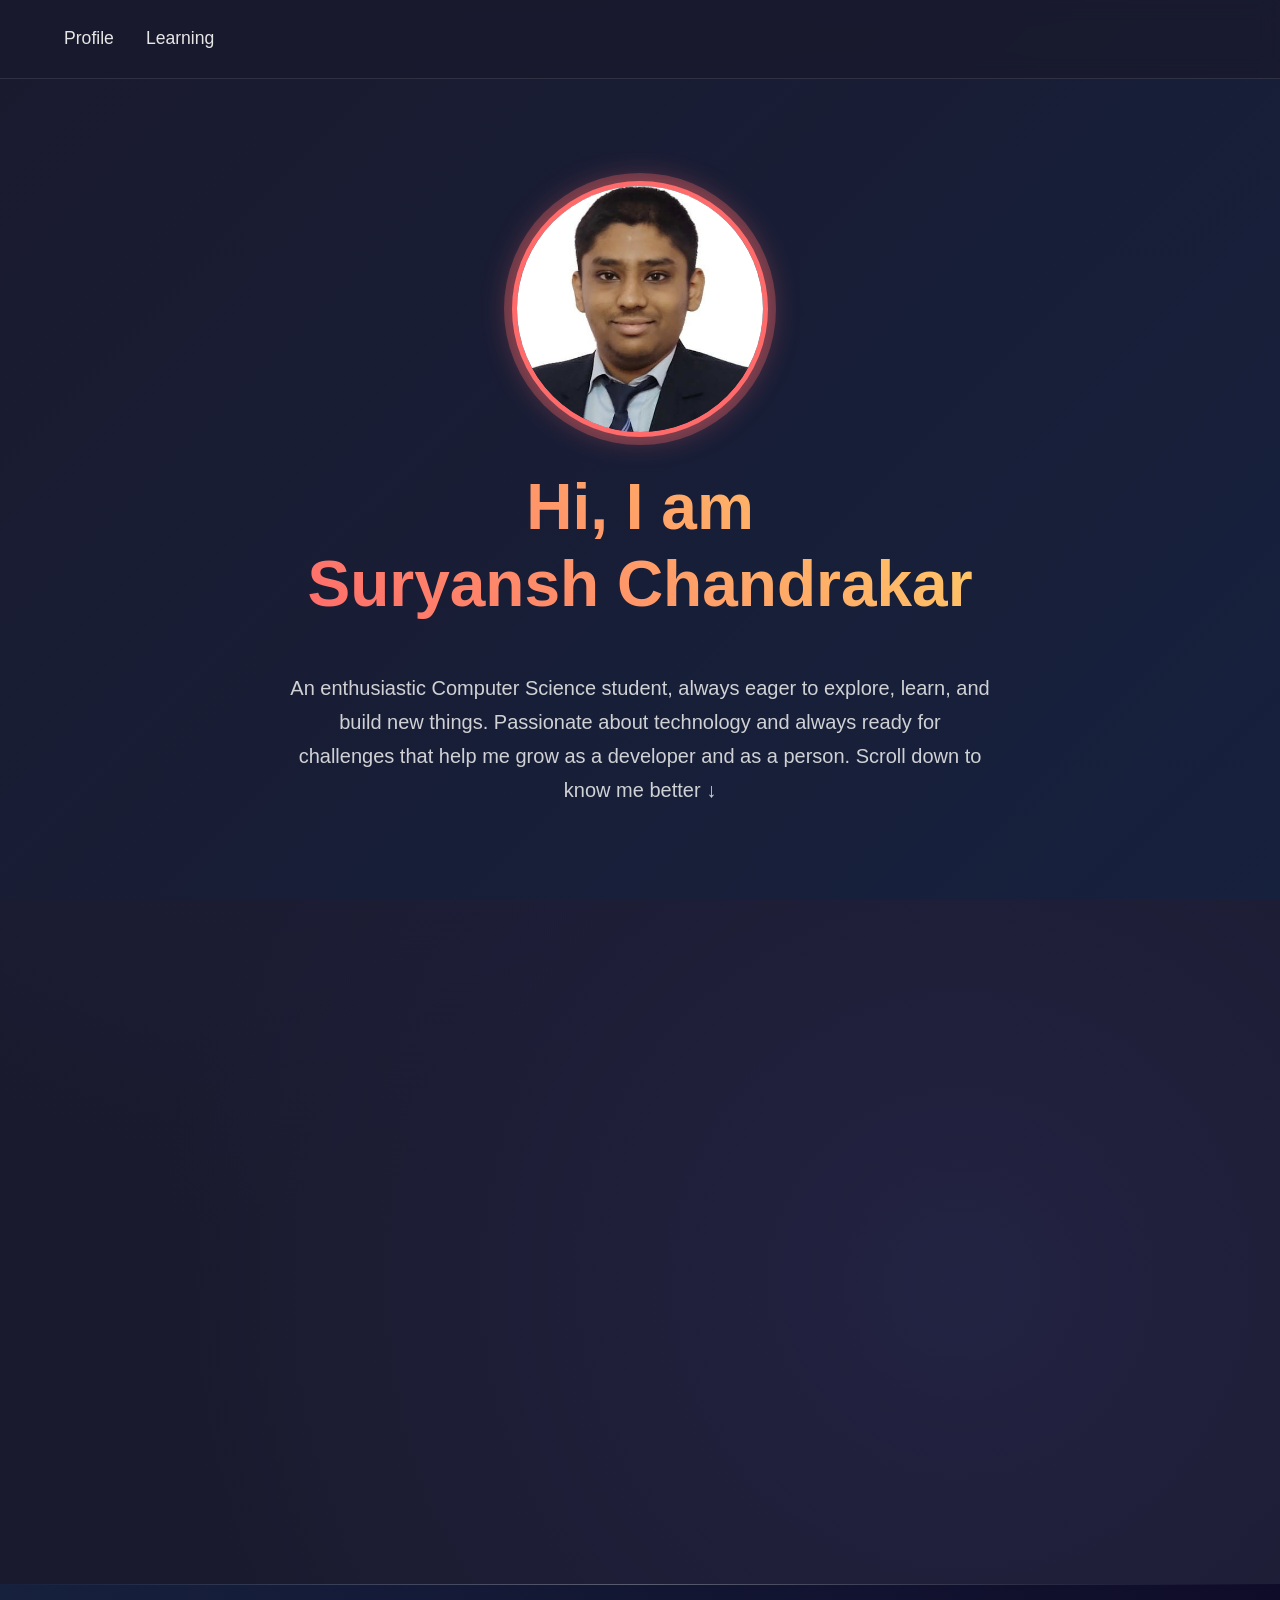
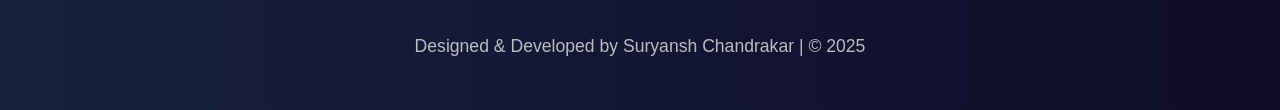
<file: index.html>
<!DOCTYPE html>
<html lang="en">

<head>
  <meta charset="UTF-8">
  <meta name="viewport" content="width=device-width, initial-scale=1.0, user-scalable=no">
  <meta name="description" content="Portfolio of Suryansh Chandrakar.">
  <meta name="author" content="Suryansh Chandrakar">
  <meta name="keywords" content="Portfolio, Web Development, Learning, Movie Reviews, Projects">
  <title>Suryansh Chandrakar | Portfolio</title>
  <link rel="stylesheet" href="style.css">
  <style>
    /* Add this to your CSS */
    .clickable-container {
      position: relative;
      cursor: pointer;
      transition: transform 0.3s ease, box-shadow 0.3s ease;
    }
    
    .clickable-container:hover {
      transform: translateY(-5px);
      box-shadow: 0 10px 20px rgba(0,0,0,0.2);
    }
    
    .clickable-container::after {
      content: '';
      position: absolute;
      top: 0;
      left: 0;
      right: 0;
      bottom: 0;
      z-index: 1;
    }
    
    .clickable-container a {
      position: relative;
      z-index: 2;
    }
  </style>
</head>

<body>
  <div class="main-content">

    <!-- Navbar -->
    <nav>
      <ul>
        <li><a href="#profile">Profile</a></li>
        <li><a href="#learning">Learning</a></li>
      </ul>
    </nav>

    <!-- Landing Page -->
    <section class="landing">
      <div class="photo-placeholder">
        <img src="Me.jpg" alt="Suryansh Chandrakar's Photo">
      </div>
      <h1>Hi, I am <br><span>Suryansh Chandrakar</span></h1>
      <p class="intro-text">An enthusiastic Computer Science student, always eager to explore, learn, and build new things. Passionate about technology and always ready for challenges that help me grow as a developer and as a person. Scroll down to know me better ↓</p>
    </section>

    <!-- Profile Section -->
    <section class="container clickable-container" id="profile" onclick="window.location.href='profile.html'">
      <h2>Want to know more about me?</h2>
      <a href="profile.html" style="text-decoration: none; color: inherit;">
        <p class="highlight">
          Explore my profile to check out my skills, projects, and the journey so far in my learning adventure. 
        </p>
        <p class ="highlight">
          [Click Me]
        </p>
      </a>
    </section>
    

    <!-- Learning Section -->
    <section class="container clickable-container" id="learning" onclick="window.location.href='LearnLog.html'">
      <h2>Learning Never Stops!</h2>
      <a href="LearnLog.html" style="text-decoration: none; color: inherit;">
        <p class="highlight">
          Every experience, every lecture, and every project has added something valuable to my learning journey. Here's a glimpse of what I've learned and how it's shaped me. 
        </p>
        <p class ="highlight">
          [Click Me]
        </p>
      </a>
    </section>

  </div>

  <script src="script.js"></script>

  <!-- Footer -->
  <footer>
    <p>Designed & Developed by Suryansh Chandrakar | © 2025</p>
  </footer>
</body>

</html>
</file>
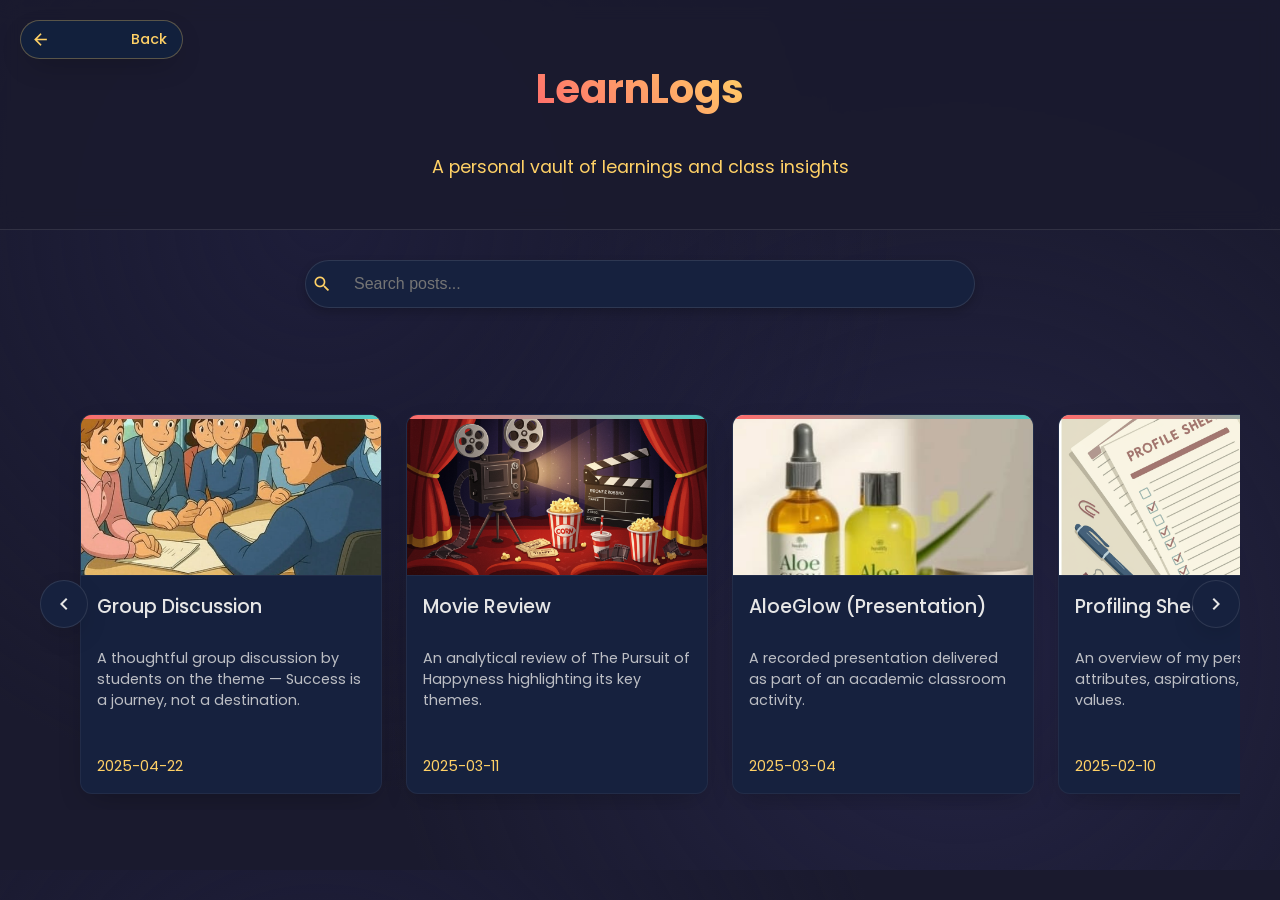
<file: LearnLog.html>
<!DOCTYPE html>
<html lang="en">
<head>
  <meta charset="UTF-8">
  <meta name="viewport" content="width=device-width, initial-scale=1.0">
  <title>LearnLog</title>
  <link href="https://fonts.googleapis.com/css2?family=Poppins:wght@300;400;600&display=swap" rel="stylesheet">
  <link href="https://fonts.googleapis.com/icon?family=Material+Icons" rel="stylesheet">
  <style>
    :root {
      --primary: #ff6b6b;
      --secondary: #4ecdc4;
      --dark: #1a1a2e;
      --darker: #16213e;
      --light: #f8f9fa;
      --accent: #ffd166;
      --text: #e6e6e6;
      --text-dark: #333;
      --transition: all 0.4s cubic-bezier(0.645, 0.045, 0.355, 1);
      --shadow: 0 10px 30px -10px rgba(0, 0, 0, 0.3);
      --border-radius: 12px;
    }

    body {
      margin: 0;
      font-family: 'Poppins', sans-serif;
      background-color: var(--dark);
      background-image: 
        radial-gradient(circle at 25% 25%, rgba(30, 30, 60, 0.8) 0%, transparent 50%),
        radial-gradient(circle at 75% 75%, rgba(40, 40, 80, 0.6) 0%, transparent 50%);
      color: var(--text);
      overflow-x: hidden;
    }

    header {
      text-align: center;
      padding: 2rem 1rem;
      background-color: rgba(26, 26, 46, 0.85);
      border-bottom: 1px solid rgba(255, 255, 255, 0.1);
      backdrop-filter: blur(10px);
    }

    header h1 {
      font-size: 2.5rem;
      font-weight: 700;
      background: linear-gradient(45deg, var(--primary), var(--accent));
      -webkit-background-clip: text;
      background-clip: text;
      color: transparent;
      display: inline-block;
    }

    header p {
      font-size: 1.1rem;
      color: var(--accent);
      margin-top: 0.5rem;
    }

    .search-container {
      margin: 30px auto;
      text-align: center;
      max-width: 720px;
      /* padding: 0 20px;*/
      position: relative;
    }

    .search-container input {
      padding: 14px 20px 14px 48px;
      width: 100%;
      max-width: 600px;
      border-radius: 30px;
      border: 1px solid rgba(255, 255, 255, 0.1);
      background-color: var(--darker);
      color: var(--text);
      font-size: 1rem;
      box-shadow: 0 4px 10px rgba(0,0,0,0.2);
      transition: var(--transition);
    }

    .search-container::before {
      content: "search";
      font-family: 'Material Icons';
      position: absolute;
      left: 32px;
      top: 50%;
      transform: translateY(-50%);
      color: var(--accent);
      font-size: 20px;
    }

    .search-container input:focus {
      outline: none;
      box-shadow: 0 0 10px var(--accent);
      border-color: var(--accent);
    }

    main {
      max-width: 1200px;
      margin: 0 auto;
      padding: 20px;
    }

    .carousel-wrapper {
      position: relative;
      width: 100%;
      margin: 40px auto;
      overflow: hidden;
    }

    .posts-carousel {
      display: flex;
      gap: 24px;
      overflow-x: auto;
      scroll-behavior: smooth;
      padding: 16px 40px;
      scrollbar-width: none;
    }

    .posts-carousel::-webkit-scrollbar {
      display: none;
    }

    .arrow {
      position: absolute;
      top: 50%;
      transform: translateY(-50%);
      background: var(--darker);
      color: var(--text);
      border: 1px solid rgba(255, 255, 255, 0.1);
      width: 48px;
      height: 48px;
      border-radius: 50%;
      cursor: pointer;
      z-index: 2;
      display: flex;
      align-items: center;
      justify-content: center;
      transition: var(--transition);
      box-shadow: var(--shadow);
    }

    .arrow:hover {
      color: var(--primary);
      transform: translateY(-50%) scale(1.1);
      box-shadow: 0 6px 20px rgba(255, 107, 107, 0.4);
    }

    .left-arrow { left: 0; }
    .right-arrow { right: 0; }

    .post-card {
      flex: 0 0 300px;
      background-color: var(--darker);
      border-radius: var(--border-radius);
      overflow: hidden;
      box-shadow: var(--shadow);
      transition: var(--transition);
      border: 1px solid rgba(255, 255, 255, 0.05);
      cursor: pointer;
      display: flex;
      flex-direction: column;
      position: relative;
    }

    .post-card:hover {
      transform: translateY(-5px);
      box-shadow: 0 6px 20px rgba(255, 107, 107, 0.4);
    }

    .post-image {
      height: 160px;
      width: 100%;
      object-fit: cover;
      border-bottom: 1px solid rgba(255, 255, 255, 0.05);
    }

    .post-content {
      padding: 16px;
      display: flex;
      flex-direction: column;
      justify-content: space-between;
      flex-grow: 1;
    }

    .post-title {
      font-size: 1.2rem;
      font-weight: 500;
      margin-bottom: 12px;
      color: var(--text);
    }

    .post-date {
      color: var(--accent);
      font-size: 0.9rem;
      margin-top: auto;
      font-weight: 400;
    }
    .article-excerpt {
            color: var(--text);
            font-size: 0.9rem;
            margin-bottom: 1rem;
            opacity: 0.8;
        }

    .post-card::after {
      content: '';
      position: absolute;
      top: 0;
      left: 0;
      right: 0;
      height: 4px;
      background: linear-gradient(90deg, var(--primary), var(--secondary));
    }

    @media (max-width: 768px) {
      .arrow {
        width: 36px;
        height: 36px;
      }

      header h1 {
        font-size: 2rem;
      }

      header p {
        font-size: 1rem;
      }
    }
     /* Back Button Styles */
     .back-button-container {
            position: fixed;
            top: 20px;
            left: 20px;
            z-index: 1000;
        }
        
        .back-button {
            display: flex;
            align-items: center;
            background: rgba(17, 34, 64, 0.8);
            color: var(--accent);
            border: 1px solid rgba(255, 209, 102, 0.3);
            padding: 8px 15px 8px 10px;
            border-radius: 50px;
            cursor: pointer;
            font-family: 'Poppins', sans-serif;
            font-weight: 500;
            font-size: 0.9rem;
            text-decoration: none;
            transition: var(--transition);
            backdrop-filter: blur(5px);
            box-shadow: var(--shadow);
        }
        
        .back-button:hover {
            background: rgba(255, 209, 102, 0.1);
            border-color: var(--accent);
            transform: translateX(-3px);
        }
        
        .back-button i {
            margin-right: 5px;
            font-size: 1.2rem;
            color: var(--accent);
        }
  </style>
</head>
<body>
          <!-- Back Button  -->
        <div class="back-button-container">
            <a href="index.html" class="back-button">
                <i class="material-icons">arrow_back_ios</i> Back
            </a>
        </div>
  <header>
    <h1>LearnLogs</h1>
    <p>A personal vault of learnings and class insights</p>
  </header>

  <div class="search-container">
    <input type="text" id="searchInput" placeholder="Search posts...">
  </div>

  <main>
    <div class="carousel-wrapper">
      <button class="arrow left-arrow" id="leftArrow" aria-label="Scroll left">
        <span class="material-icons">chevron_left</span>
      </button>
      <div class="posts-carousel" id="postsCarousel"></div>
      <button class="arrow right-arrow" id="rightArrow" aria-label="Scroll right">
        <span class="material-icons">chevron_right</span>
      </button>
    </div>
  </main>

  <script>
    const carousel = document.getElementById('postsCarousel');
    const searchInput = document.getElementById('searchInput');
    const leftArrow = document.getElementById('leftArrow');
    const rightArrow = document.getElementById('rightArrow');

    fetch('posts.json')
      .then(res => res.json())
      .then(posts => {
        posts.sort((a, b) => new Date(b.date) - new Date(a.date));
        displayPosts(posts);

        searchInput.addEventListener("input", () => {
          const filter = searchInput.value.toLowerCase();
          const filtered = posts.filter(post => post.name.toLowerCase().includes(filter));
          displayPosts(filtered);
        });
      });


    function displayPosts(postList) {
  carousel.innerHTML = '';
  postList.forEach(post => {
    const card = document.createElement('div');
    card.className = 'post-card';
    card.onclick = () => {
      window.location.href = `post/${post.date.split('-').join('-')}.html`;
    };

    const img = document.createElement('img');
    img.src = post.thumbnail ? `thumbnails/${post.thumbnail}` : 'default-thumb.jpg';
    img.alt = post.name;
    img.className = 'post-image';

    const content = document.createElement('div');
    content.className = 'post-content';

    const title = document.createElement('div');
    title.className = 'post-title';
    title.textContent = post.name;

    const excerpt = document.createElement('p');
    excerpt.className = 'article-excerpt';
    excerpt.textContent = post.excerpt || '';


    const date = document.createElement('div');
    date.className = 'post-date';
    date.textContent = post.date;

    content.appendChild(title);
    content.appendChild(excerpt);
    content.appendChild(date);
    card.appendChild(img);
    card.appendChild(content);
    carousel.appendChild(card);
  });
}

    rightArrow.addEventListener("click", () => {
      carousel.scrollBy({ left: 350, behavior: 'smooth' });
    });

    leftArrow.addEventListener("click", () => {
      carousel.scrollBy({ left: -350, behavior: 'smooth' });
    });
  </script>
</body>
</html>
</file>
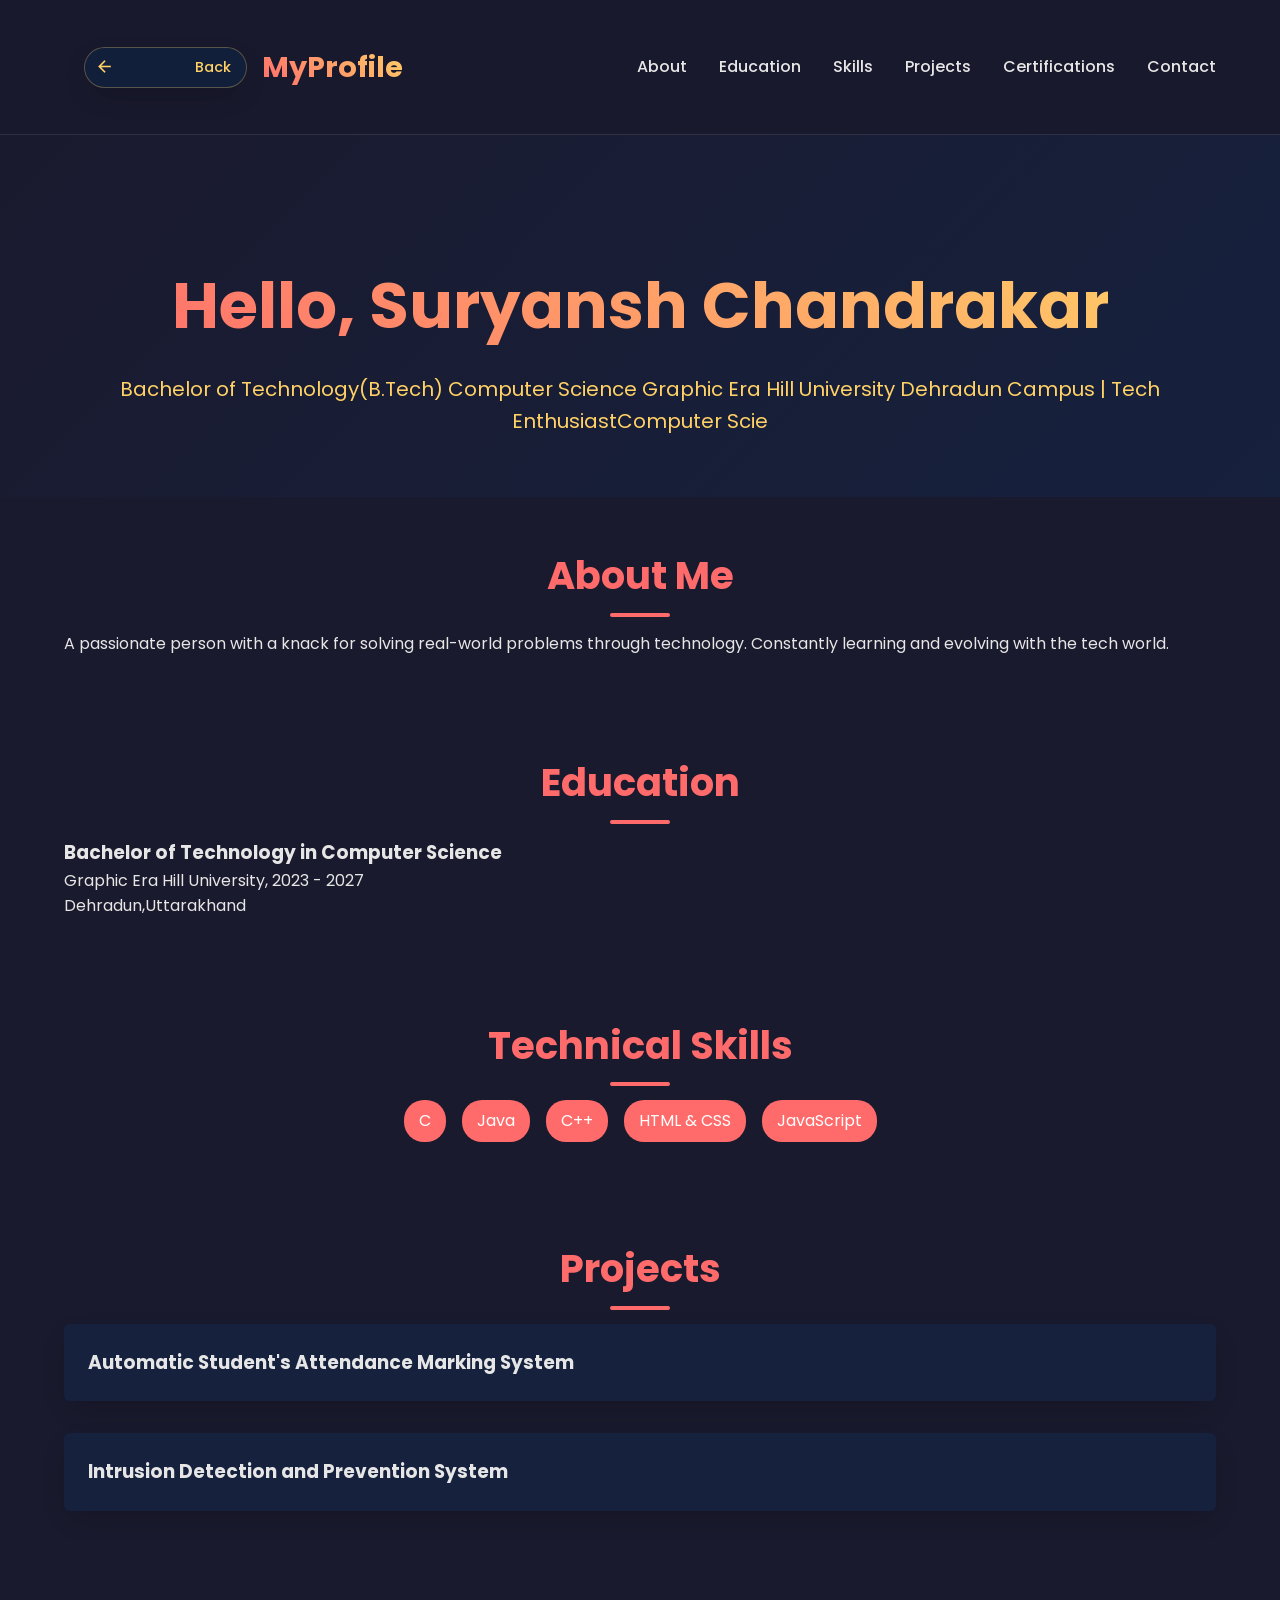
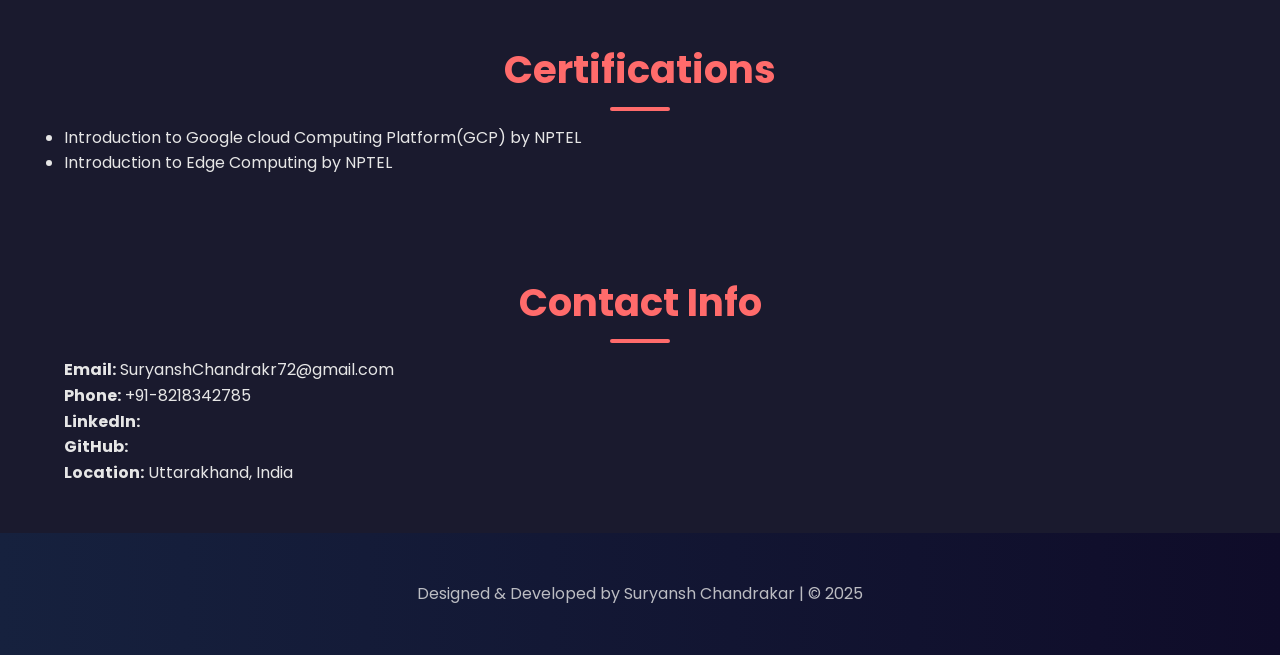
<file: profile.html>
<!DOCTYPE html>
<html lang="en">
<head>
  <meta charset="UTF-8" />
  <meta name="viewport" content="width=device-width, initial-scale=1.0"/>
  <title>Technical Profile</title>
  <link href="https://fonts.googleapis.com/css2?family=Poppins:wght@300;400;600&display=swap" rel="stylesheet">
  <link href="https://fonts.googleapis.com/icon?family=Material+Icons" rel="stylesheet">
  <link rel="stylesheet" href="profile.css" />
  <style>
    /* Add this CSS for the back button */
    .nav-header {
      display: flex;
      align-items: center;
      gap: 15px;
      padding: 20px;
    }
    
    .back-button-container {
      display: flex;
      align-items: center;
    }
    .back-button {
      display: flex;
      align-items: center;
      background: rgba(17, 34, 64, 0.8);
      color: #ffd166;
      border: 1px solid rgba(255, 209, 102, 0.3);
      padding: 8px 15px 8px 10px;
      border-radius: 50px;
      cursor: pointer;
      font-family: 'Poppins', sans-serif;
      font-weight: 500;
      font-size: 0.9rem;
      text-decoration: none;
      transition: all 0.4s cubic-bezier(0.645, 0.045, 0.355, 1);
      backdrop-filter: blur(5px);
      box-shadow: 0 10px 30px -10px rgba(0, 0, 0, 0.3);
    }
    
    .back-button:hover {
      background: rgba(255, 209, 102, 0.1);
      border-color: #ffd166;
      transform: translateX(-3px);
    }
    
    .back-button i {
      margin-right: 5px;
      font-size: 1.2rem;
      color: #ffd166;
    }
  </style>
</head>
<body>

  <!-- Modified navigation header with back button -->
  <nav>
    <div class="nav-header">
      <div class="back-button-container">
        <a href="index.html" class="back-button">
          <i class="material-icons">arrow_back_ios</i> Back
        </a>
      </div>
      <div class="logo">MyProfile</div>
    </div>
    
    <ul>
      <li><a href="#about">About</a></li>
      <li><a href="#education">Education</a></li>
      <li><a href="#skills">Skills</a></li>
      <!-- <li><a href="#experience">Experience</a></li> -->
      <li><a href="#projects">Projects</a></li>
      <li><a href="#certifications">Certifications</a></li>
      <!-- <li><a href="#achievements">Achievements</a></li> -->
      <li><a href="#contact">Contact</a></li>
    </ul>
  </nav>

  <header class="hero">
    <h1>Hello, Suryansh Chandrakar</h1>
    <p>Bachelor of Technology(B.Tech) Computer Science Graphic Era Hill University Dehradun Campus | Tech Enthusiast</p>
  </header>

  <section id="about">
    <h2>About Me</h2>
    <p>A passionate person with a knack for solving real-world problems through technology. Constantly learning and evolving with the tech world.</p>
  </section>

  <section id="education">
    <h2>Education</h2>
    <div class="education-entry">
      <h3>Bachelor of Technology in Computer Science</h3>
      <p>Graphic Era Hill University, 2023 - 2027</p>
      <p>Dehradun,Uttarakhand</p>
    </div>
  </section>

  <section id="skills">
    <h2>Technical Skills</h2>
    <div class="skills-list">
      <span>C</span>
      <span>Java</span>
      <span>C++</span>
      <span>HTML & CSS</span>
      <span>JavaScript</span>
    </div>
  </section>

  <!-- <section id="experience">
    <h2>Work Experience</h2>
    <div class="job-entry">
      <h3></h3>
      <p></p>
      <ul>
        <li></li>
        <li></li>
      </ul>
    </div>
  </section> -->

  <section id="projects">
    <h2>Projects</h2>
    <div class="project">
      <h3>Automatic Student's Attendance Marking System</h3>
      <p></p>
    </div>
    <div class="project">
      <h3>Intrusion Detection and Prevention System</h3>
      <p></p>
    </div>
  </section>

  <section id="certifications">
    <h2>Certifications</h2>
    <ul>
      <li>Introduction to Google cloud Computing Platform(GCP) by NPTEL</li>
      <li>Introduction to Edge Computing by NPTEL</li>
    </ul>
  </section>

  <!-- <section id="achievements">
    <h2>Achievements</h2>
    <ul>
      <li>200+ DSA problems solved on LeetCode</li>
      <li></li>
      <li></li>
    </ul>
  </section> -->

  <section id="contact">
    <h2>Contact Info</h2>
    <p><strong>Email:</strong> SuryanshChandrakr72@gmail.com</p>
    <p><strong>Phone:</strong> +91-8218342785</p>
    <p><strong>LinkedIn:</strong> </p>
    <p><strong>GitHub:</strong> </p>
    <p><strong>Location:</strong> Uttarakhand, India</p>
  </section>

  <footer>
    <p>Designed & Developed by Suryansh Chandrakar | © 2025</p>
  </footer>

  <script src="profile.js"></script>
</body>
</html>
</file>
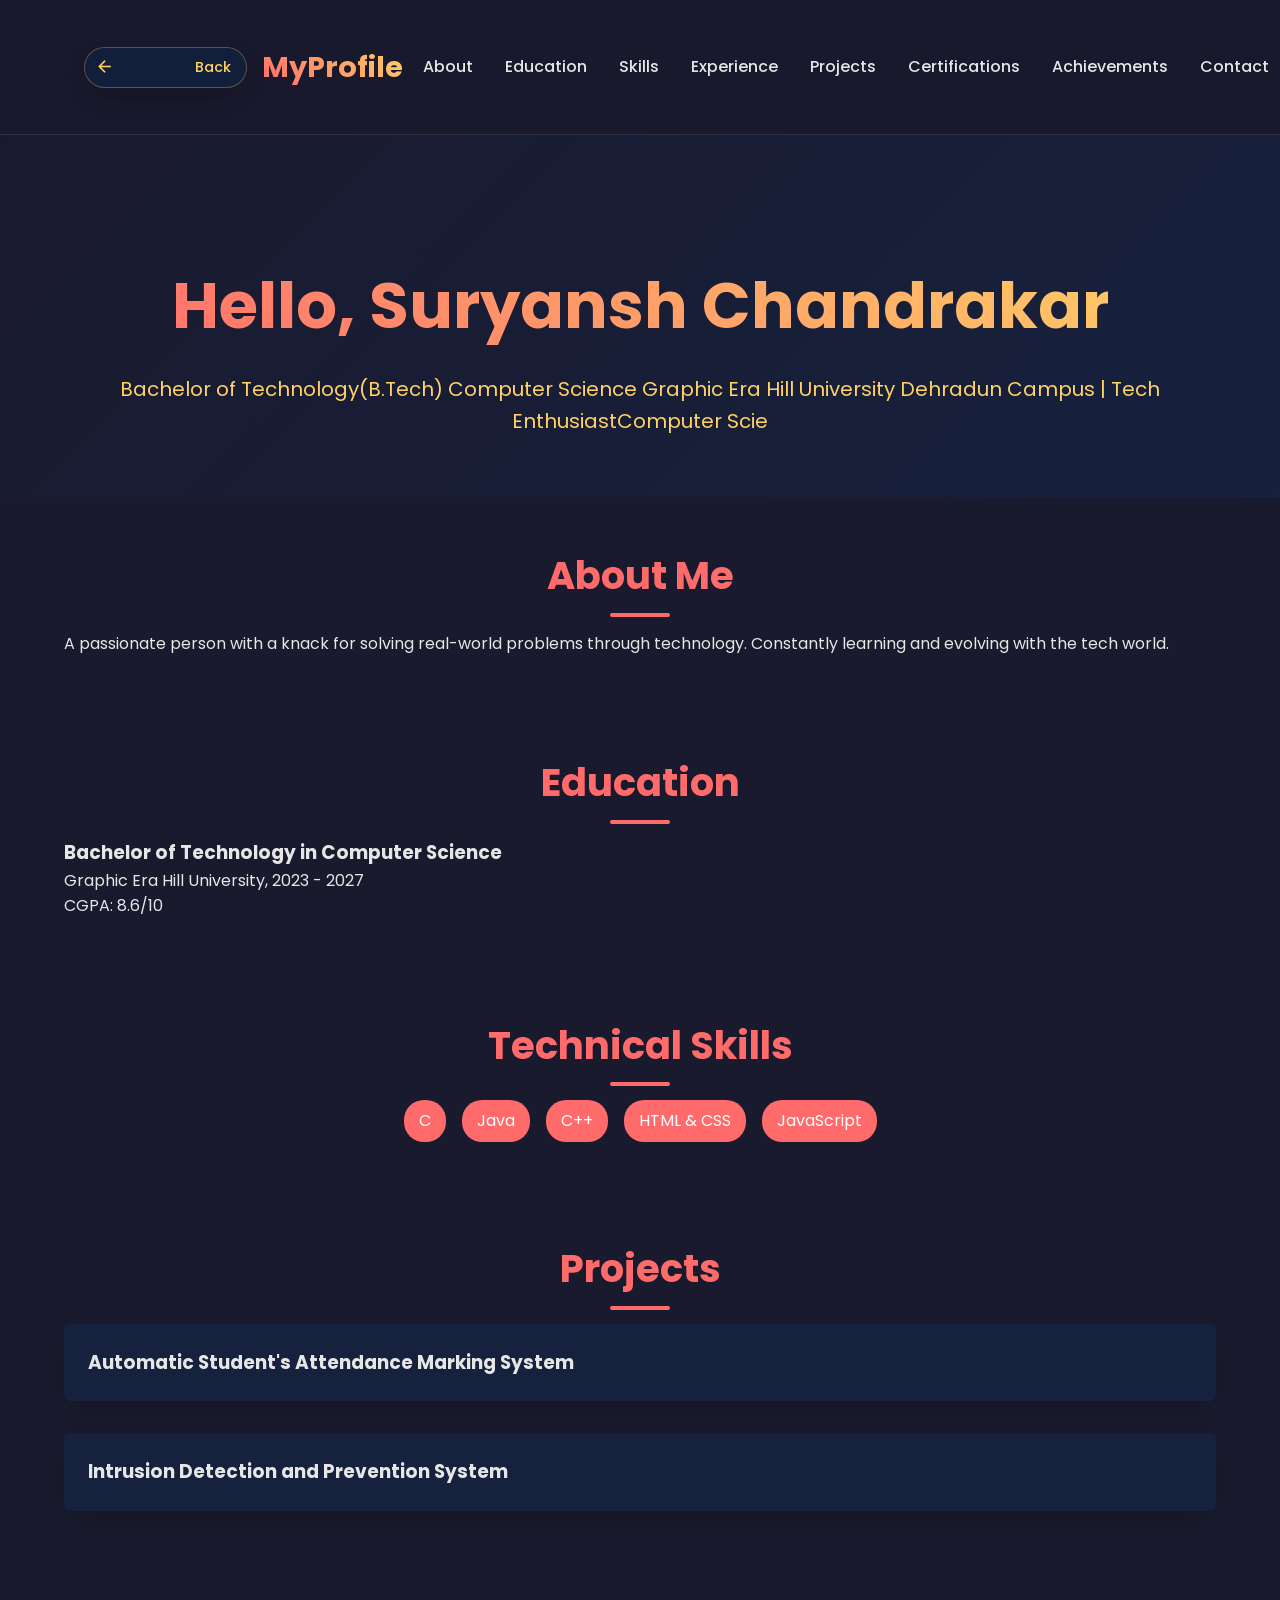
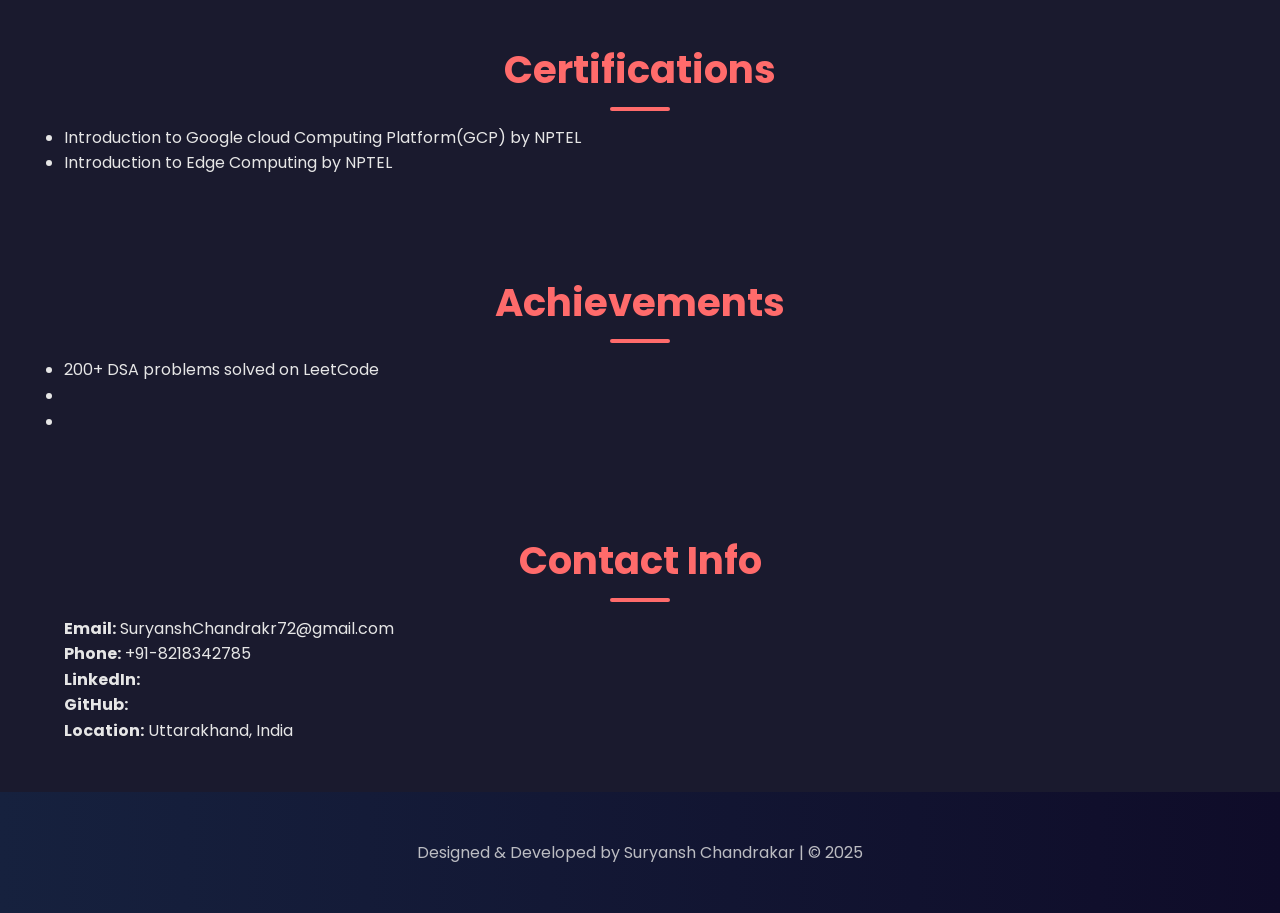
<file: x.html>
<!DOCTYPE html>
<html lang="en">
<head>
  <meta charset="UTF-8" />
  <meta name="viewport" content="width=device-width, initial-scale=1.0"/>
  <title>Technical Profile</title>
  <link href="https://fonts.googleapis.com/css2?family=Poppins:wght@300;400;600&display=swap" rel="stylesheet">
  <link href="https://fonts.googleapis.com/icon?family=Material+Icons" rel="stylesheet">
  <link rel="stylesheet" href="profile.css" />
  <style>
    /* Add this CSS for the back button */
    .nav-header {
      display: flex;
      align-items: center;
      gap: 15px;
      padding: 20px;
    }
    
    .back-button-container {
      display: flex;
      align-items: center;
    }
    
    .back-button {
      display: flex;
      align-items: center;
      background: rgba(17, 34, 64, 0.8);
      color: #ffd166;
      border: 1px solid rgba(255, 209, 102, 0.3);
      padding: 8px 15px 8px 10px;
      border-radius: 50px;
      cursor: pointer;
      font-family: 'Poppins', sans-serif;
      font-weight: 500;
      font-size: 0.9rem;
      text-decoration: none;
      transition: all 0.4s cubic-bezier(0.645, 0.045, 0.355, 1);
      backdrop-filter: blur(5px);
      box-shadow: 0 10px 30px -10px rgba(0, 0, 0, 0.3);
    }
    
    .back-button:hover {
      background: rgba(255, 209, 102, 0.1);
      border-color: #ffd166;
      transform: translateX(-3px);
    }
    
    .back-button i {
      margin-right: 5px;
      font-size: 1.2rem;
      color: #ffd166;
    }
  </style>
</head>
<body>

  <!-- Modified navigation header with back button -->
  <nav>
    <div class="nav-header">
      <div class="back-button-container">
        <a href="index.html" class="back-button">
          <i class="material-icons">arrow_back_ios</i> Back
        </a>
      </div>
      <div class="logo">MyProfile</div>
    </div>
    
    <ul>
      <li><a href="#about">About</a></li>
      <li><a href="#education">Education</a></li>
      <li><a href="#skills">Skills</a></li>
      <li><a href="#experience">Experience</a></li>
      <li><a href="#projects">Projects</a></li>
      <li><a href="#certifications">Certifications</a></li>
      <li><a href="#achievements">Achievements</a></li>
      <li><a href="#contact">Contact</a></li>
    </ul>
  </nav>

  <header class="hero">
    <h1>Hello, Suryansh Chandrakar</h1>
    <p>Bachelor of Technology(B.Tech) Computer Science Graphic Era Hill University Dehradun Campus | Tech Enthusiast</p>
  </header>

  <section id="about">
    <h2>About Me</h2>
    <p>A passionate person with a knack for solving real-world problems through technology. Constantly learning and evolving with the tech world.</p>
  </section>

  <section id="education">
    <h2>Education</h2>
    <div class="education-entry">
      <h3>Bachelor of Technology in Computer Science</h3>
      <p>Graphic Era Hill University, 2023 - 2027</p>
      <p>CGPA: 8.6/10</p>
    </div>
  </section>

  <section id="skills">
    <h2>Technical Skills</h2>
    <div class="skills-list">
      <span>C</span>
      <span>Java</span>
      <span>C++</span>
      <span>HTML & CSS</span>
      <span>JavaScript</span>
    </div>
  </section>

  <!-- <section id="experience">
    <h2>Work Experience</h2>
    <div class="job-entry">
      <h3></h3>
      <p></p>
      <ul>
        <li></li>
        <li></li>
      </ul>
    </div>
  </section> -->

  <section id="projects">
    <h2>Projects</h2>
    <div class="project">
      <h3>Automatic Student's Attendance Marking System</h3>
      <p></p>
    </div>
    <div class="project">
      <h3>Intrusion Detection and Prevention System</h3>
      <p></p>
    </div>
  </section>

  <section id="certifications">
    <h2>Certifications</h2>
    <ul>
      <li>Introduction to Google cloud Computing Platform(GCP) by NPTEL</li>
      <li>Introduction to Edge Computing by NPTEL</li>
    </ul>
  </section>

  <section id="achievements">
    <h2>Achievements</h2>
    <ul>
      <li>200+ DSA problems solved on LeetCode</li>
      <li></li>
      <li></li>
    </ul>
  </section>

  <section id="contact">
    <h2>Contact Info</h2>
    <p><strong>Email:</strong> SuryanshChandrakr72@gmail.com</p>
    <p><strong>Phone:</strong> +91-8218342785</p>
    <p><strong>LinkedIn:</strong> </p>
    <p><strong>GitHub:</strong> </p>
    <p><strong>Location:</strong> Uttarakhand, India</p>
  </section>

  <footer>
    <p>Designed & Developed by Suryansh Chandrakar | © 2025</p>
  </footer>

  <script src="profile.js"></script>
</body>
</html>
</file>
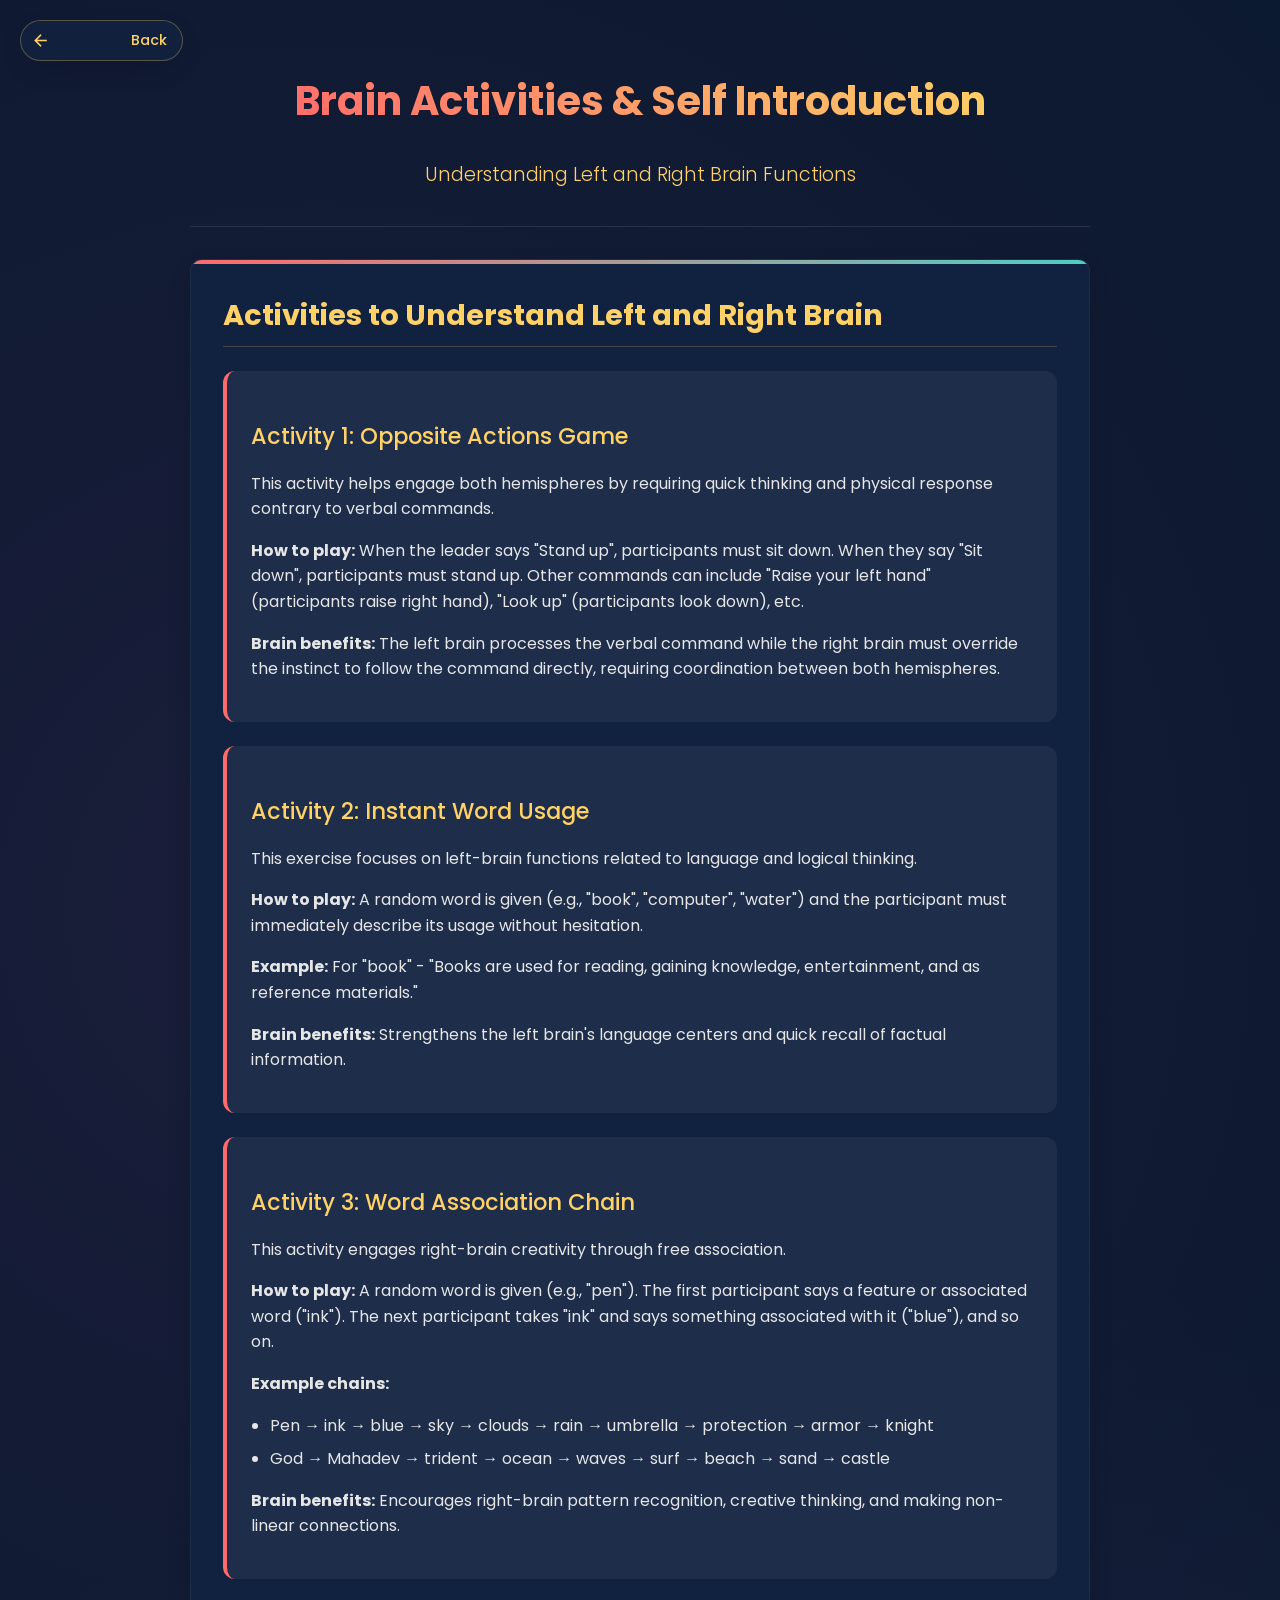
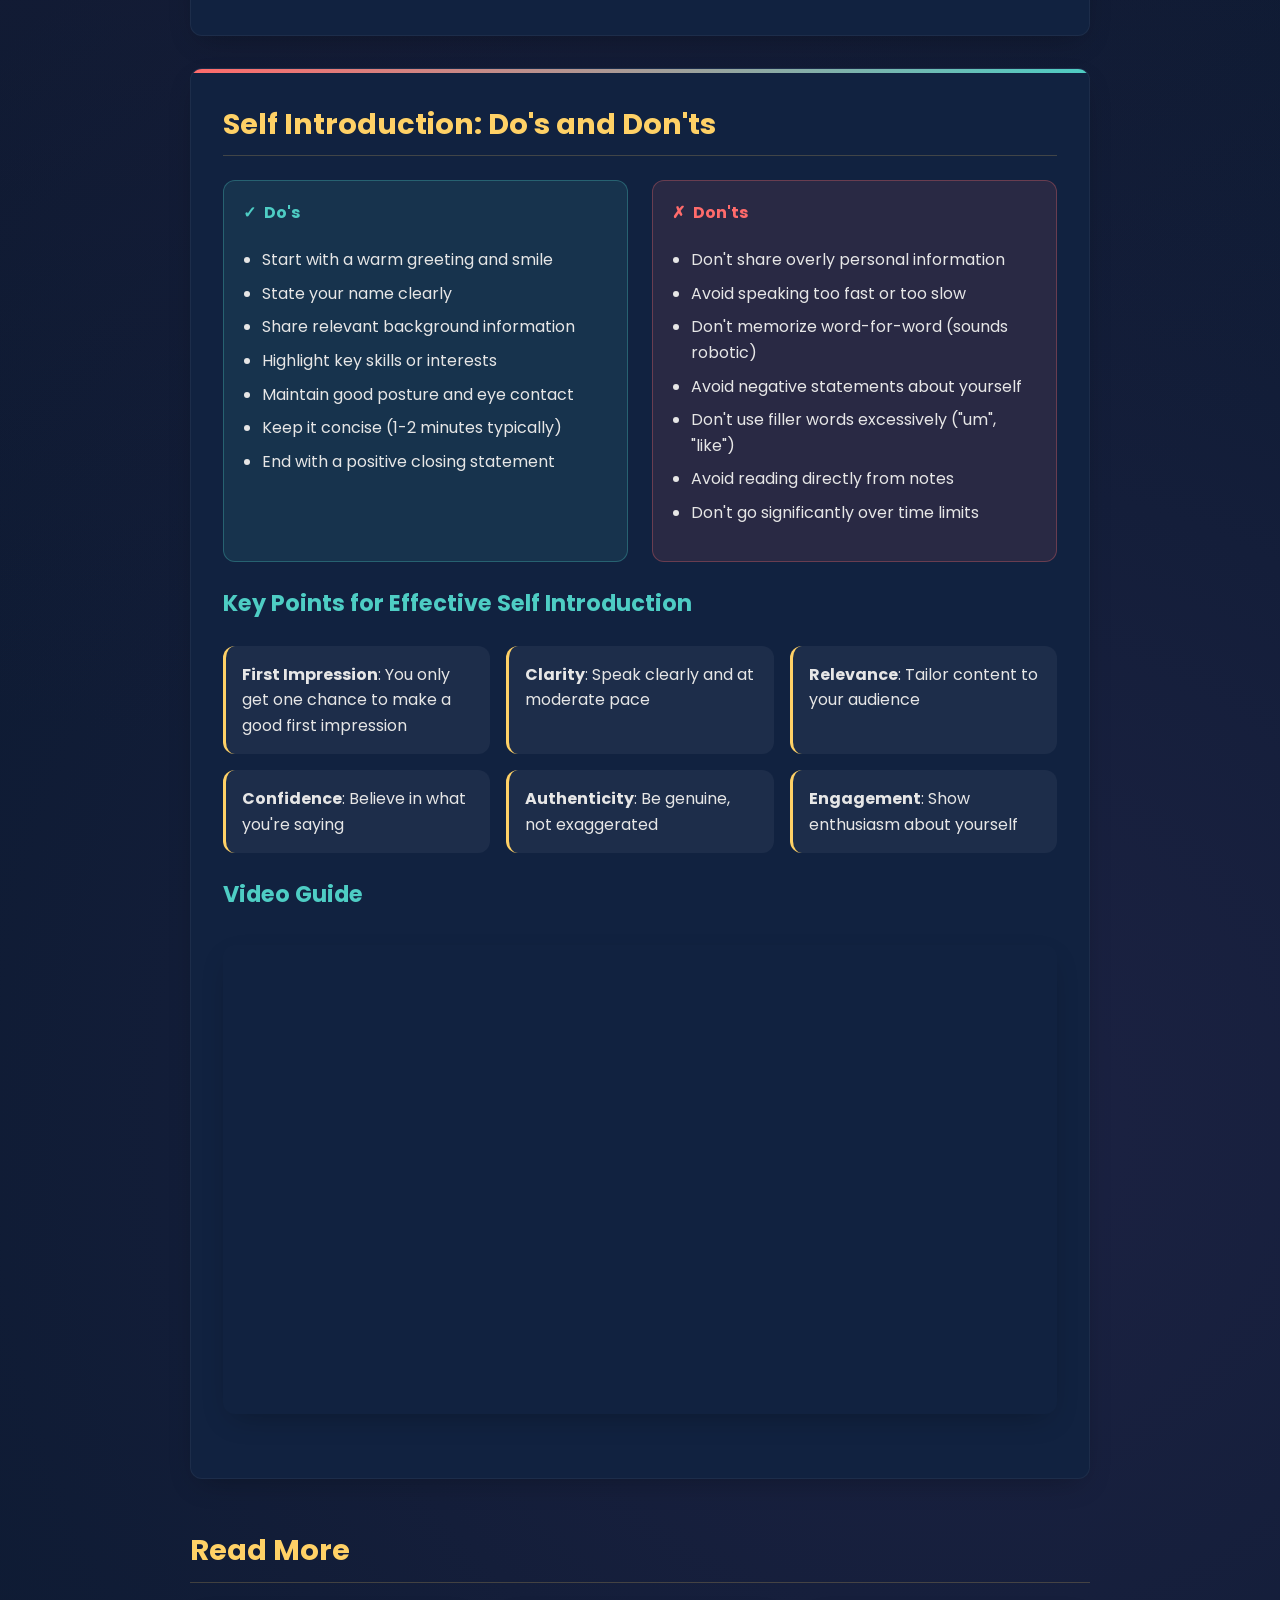
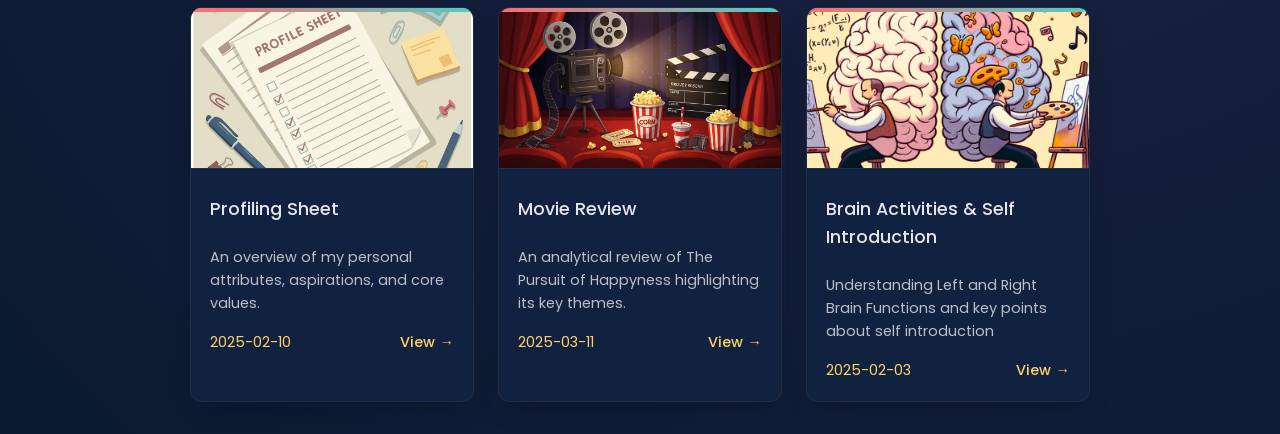
<file: post/2025-02-03.html>
<!-- Brain Activity -->


<!DOCTYPE html>
<html lang="en">
<head>
    <meta charset="UTF-8">
    <meta name="viewport" content="width=device-width, initial-scale=1.0">
    <title>Brain Activities & Self Introduction</title>
    <link href="https://fonts.googleapis.com/css2?family=Poppins:wght@300;400;500;600;700&display=swap" rel="stylesheet">
    <link href="https://fonts.googleapis.com/icon?family=Material+Icons" rel="stylesheet">
    <style>
        :root {
            --primary: #ff6b6b;
            --secondary: #4ecdc4;
            --dark: #1a1a2e;
            --darker: #16213e;
            --light: #f8f9fa;
            --accent: #ffd166;
            --text: #e6e6e6;
            --text-dark: #333;
            --transition: all 0.4s cubic-bezier(0.645, 0.045, 0.355, 1);
            --shadow: 0 10px 30px -10px rgba(0, 0, 0, 0.3);
            --border-radius: 12px;
            --background: #0a192f;
            --review-darker: #112240;
        }
        
        body {
            font-family: 'Poppins', sans-serif;
            line-height: 1.6;
            color: var(--text);
            background-color: var(--background);
            margin: 0;
            padding: 0;
            background-image: 
                radial-gradient(circle at 25% 25%, rgba(30, 30, 60, 0.8) 0%, transparent 50%),
                radial-gradient(circle at 75% 75%, rgba(40, 40, 80, 0.6) 0%, transparent 50%);
        }
        
        .container {
            max-width: 900px;
            margin: 0 auto;
            padding: 2rem;
        }
        
        /* Back Button Styles */
        .back-button-container {
            position: fixed;
            top: 20px;
            left: 20px;
            z-index: 1000;
        }
        
        .back-button {
            display: flex;
            align-items: center;
            background: rgba(17, 34, 64, 0.8);
            color: var(--accent);
            border: 1px solid rgba(255, 209, 102, 0.3);
            padding: 8px 15px 8px 10px;
            border-radius: 50px;
            cursor: pointer;
            font-family: 'Poppins', sans-serif;
            font-weight: 500;
            font-size: 0.9rem;
            text-decoration: none;
            transition: var(--transition);
            backdrop-filter: blur(5px);
            box-shadow: var(--shadow);
        }
        
        .back-button:hover {
            background: rgba(255, 209, 102, 0.1);
            border-color: var(--accent);
            transform: translateX(-3px);
        }
        
        .back-button i {
            margin-right: 5px;
            font-size: 1.2rem;
            color: var(--accent);
        }
        
        header {
            text-align: center;
            margin-bottom: 2rem;
            padding-bottom: 1rem;
            border-bottom: 1px solid rgba(255, 255, 255, 0.1);
            margin-top: 10px;
        }
        
        h1 {
            font-size: 2.5rem;
            font-weight: 700;
            background: linear-gradient(45deg, var(--primary), var(--accent));
            -webkit-background-clip: text;
            background-clip: text;
            color: transparent;
            display: inline-block;
            margin-bottom: 0.5rem;
        }
        
        .subtitle {
            color: var(--accent);
            font-size: 1.2rem;
            font-weight: 300;
        }
        
        .brand-logo {
            width: 100%;
            max-width: 200px;
            display: block;
            margin: 1.5rem auto;
            border-radius: var(--border-radius);
            box-shadow: var(--shadow);
            border: 1px solid rgba(255, 255, 255, 0.1);
        }
        
        .presentation-section {
            background-color: var(--review-darker);
            padding: 2rem;
            border-radius: var(--border-radius);
            margin-bottom: 2rem;
            box-shadow: var(--shadow);
            border: 1px solid rgba(255, 255, 255, 0.05);
            position: relative;
            overflow: hidden;
        }
        
        .presentation-section::after {
            content: '';
            position: absolute;
            top: 0;
            left: 0;
            right: 0;
            height: 4px;
            background: linear-gradient(90deg, var(--primary), var(--secondary));
        }
        
        h2 {
            color: var(--accent);
            margin-top: 0;
            font-size: 1.8rem;
            border-bottom: 1px solid rgba(255, 209, 102, 0.2);
            padding-bottom: 0.5rem;
        }
        
        h3 {
            color: var(--secondary);
            margin-top: 1.5rem;
            font-size: 1.4rem;
        }
        
        .activity {
            background-color: rgba(255, 255, 255, 0.05);
            padding: 1.5rem;
            border-radius: var(--border-radius);
            margin-bottom: 1.5rem;
            border-left: 4px solid var(--primary);
        }
        
        .activity-title {
            color: var(--accent);
            font-weight: 500;
            margin-bottom: 0.5rem;
        }
        
        .do-dont-list {
            display: grid;
            grid-template-columns: 1fr 1fr;
            gap: 1.5rem;
            margin: 1.5rem 0;
        }
        
        .do-box, .dont-box {
            padding: 1.2rem;
            border-radius: var(--border-radius);
        }
        
        .do-box {
            background-color: rgba(78, 205, 196, 0.1);
            border: 1px solid rgba(78, 205, 196, 0.3);
        }
        
        .dont-box {
            background-color: rgba(255, 107, 107, 0.1);
            border: 1px solid rgba(255, 107, 107, 0.3);
        }
        
        .do-box h4, .dont-box h4 {
            margin-top: 0;
            display: flex;
            align-items: center;
        }
        
        .do-box h4 {
            color: var(--secondary);
        }
        
        .dont-box h4 {
            color: var(--primary);
        }
        
        .do-box h4::before {
            content: "✓";
            margin-right: 8px;
            color: var(--secondary);
        }
        
        .dont-box h4::before {
            content: "✗";
            margin-right: 8px;
            color: var(--primary);
        }
        
        ul {
            padding-left: 1.2rem;
        }
        
        li {
            margin-bottom: 0.5rem;
        }
        
        .video-container {
            position: relative;
            padding-bottom: 56.25%;
            height: 0;
            overflow: hidden;
            margin: 2rem 0;
            border-radius: var(--border-radius);
            box-shadow: var(--shadow);
        }
        
        .video-container iframe {
            position: absolute;
            top: 0;
            left: 0;
            width: 100%;
            height: 100%;
            border: none;
        }
        
        .key-points {
            display: grid;
            grid-template-columns: repeat(auto-fill, minmax(250px, 1fr));
            gap: 1rem;
            margin: 1.5rem 0;
        }
        
        .key-point {
            background-color: rgba(255, 255, 255, 0.05);
            padding: 1rem;
            border-radius: var(--border-radius);
            border-left: 3px solid var(--accent);
        }
        
        @media (max-width: 768px) {
            .container {
                padding: 1rem;
            }
            
            .back-button-container {
                top: 10px;
                left: 10px;
            }
            
            .back-button {
                padding: 6px 12px 6px 8px;
                font-size: 0.8rem;
            }
            
            h1 {
                font-size: 2rem;
            }
            
            .presentation-section {
                padding: 1.5rem;
            }
            
            .do-dont-list {
                grid-template-columns: 1fr;
            }
        }
        .read-more {
            margin-top: 3rem;
        }
        
        .related-articles {
            display: grid;
            grid-template-columns: repeat(auto-fill, minmax(280px, 1fr));
            gap: 1.5rem;
            margin-top: 1.5rem;
        }
        
        .article-card {
            background-color: var(--review-darker);
            border-radius: var(--border-radius);
            overflow: hidden;
            transition: var(--transition);
            box-shadow: var(--shadow);
            border: 1px solid rgba(255, 255, 255, 0.05);
            cursor: pointer;
            position: relative;
        }
        
        .article-card:hover {
            transform: translateY(-5px);
            box-shadow: 0 6px 20px rgba(255, 107, 107, 0.4);
        }
        
        .article-card::after {
            content: '';
            position: absolute;
            top: 0;
            left: 0;
            right: 0;
            height: 4px;
            background: linear-gradient(90deg, var(--primary), var(--secondary));
        }
        
        .article-img {
            width: 100%;
            height: 160px;
            object-fit: cover;
            border-bottom: 1px solid rgba(255, 255, 255, 0.05);
        }
        
        .article-content {
            padding: 1.2rem;
            display: flex;
            flex-direction: column;
            justify-content: space-between;
            flex-grow: 1;
        }
        
        .article-title {
            color: var(--text);
            margin: 0 0 0.5rem 0;
            font-size: 1.1rem;
            font-weight: 500;
        }
        
        .article-excerpt {
            color: var(--text);
            font-size: 0.9rem;
            margin-bottom: 1rem;
            opacity: 0.8;
        }
        
        .read-btn {
            display: inline-block;
            color: var(--accent);
            text-decoration: none;
            font-size: 0.9rem;
            transition: var(--transition);
            font-weight: 500;
        }
        
        .read-btn:hover {
            color: var(--primary);
        }
        
        @media (max-width: 768px) {
            .container {
                padding: 1rem;
            }
            
            .back-button-container {
                top: 10px;
                left: 10px;
            }
            
            .back-button {
                padding: 6px 12px 6px 8px;
                font-size: 0.8rem;
            }
            
            h1 {
                font-size: 2rem;
            }
            
            .presentation-section {
                padding: 1.5rem;
            }
            
            .team-grid {
                grid-template-columns: 1fr;
            }
            
            .related-articles {
                grid-template-columns: 1fr;
            }
        }
    </style>
</head>
<body>

    <div class="back-button-container">
        <a href="../LearnLog.html" class="back-button">
            <i class="material-icons">arrow_back_ios</i> Back
        </a>
    </div>
    

    <div class="container">
        <header>
            <h1>Brain Activities & Self Introduction</h1>
            <p class="subtitle">Understanding Left and Right Brain Functions</p>
        </header>

        <section class="presentation-section">
            <h2>Activities to Understand Left and Right Brain</h2>
            
            <div class="activity">
                <h3 class="activity-title">Activity 1: Opposite Actions Game</h3>
                <p>This activity helps engage both hemispheres by requiring quick thinking and physical response contrary to verbal commands.</p>
                <p><strong>How to play:</strong> When the leader says "Stand up", participants must sit down. When they say "Sit down", participants must stand up. Other commands can include "Raise your left hand" (participants raise right hand), "Look up" (participants look down), etc.</p>
                <p><strong>Brain benefits:</strong> The left brain processes the verbal command while the right brain must override the instinct to follow the command directly, requiring coordination between both hemispheres.</p>
            </div>
            
            <div class="activity">
                <h3 class="activity-title">Activity 2: Instant Word Usage</h3>
                <p>This exercise focuses on left-brain functions related to language and logical thinking.</p>
                <p><strong>How to play:</strong> A random word is given (e.g., "book", "computer", "water") and the participant must immediately describe its usage without hesitation.</p>
                <p><strong>Example:</strong> For "book" - "Books are used for reading, gaining knowledge, entertainment, and as reference materials."</p>
                <p><strong>Brain benefits:</strong> Strengthens the left brain's language centers and quick recall of factual information.</p>
            </div>
            
            <div class="activity">
                <h3 class="activity-title">Activity 3: Word Association Chain</h3>
                <p>This activity engages right-brain creativity through free association.</p>
                <p><strong>How to play:</strong> A random word is given (e.g., "pen"). The first participant says a feature or associated word ("ink"). The next participant takes "ink" and says something associated with it ("blue"), and so on.</p>
                <p><strong>Example chains:</strong></p>
                <ul>
                    <li>Pen → ink → blue → sky → clouds → rain → umbrella → protection → armor → knight</li>
                    <li>God → Mahadev → trident → ocean → waves → surf → beach → sand → castle</li>
                </ul>
                <p><strong>Brain benefits:</strong> Encourages right-brain pattern recognition, creative thinking, and making non-linear connections.</p>
            </div>
        </section>

        <section class="presentation-section">
            <h2>Self Introduction: Do's and Don'ts</h2>
            
            <div class="do-dont-list">
                <div class="do-box">
                    <h4>Do's</h4>
                    <ul>
                        <li>Start with a warm greeting and smile</li>
                        <li>State your name clearly</li>
                        <li>Share relevant background information</li>
                        <li>Highlight key skills or interests</li>
                        <li>Maintain good posture and eye contact</li>
                        <li>Keep it concise (1-2 minutes typically)</li>
                        <li>End with a positive closing statement</li>
                    </ul>
                </div>
                
                <div class="dont-box">
                    <h4>Don'ts</h4>
                    <ul>
                        <li>Don't share overly personal information</li>
                        <li>Avoid speaking too fast or too slow</li>
                        <li>Don't memorize word-for-word (sounds robotic)</li>
                        <li>Avoid negative statements about yourself</li>
                        <li>Don't use filler words excessively ("um", "like")</li>
                        <li>Avoid reading directly from notes</li>
                        <li>Don't go significantly over time limits</li>
                    </ul>
                </div>
            </div>
            
            <h3>Key Points for Effective Self Introduction</h3>
            <div class="key-points">
                <div class="key-point">
                    <strong>First Impression</strong>: You only get one chance to make a good first impression
                </div>
                <div class="key-point">
                    <strong>Clarity</strong>: Speak clearly and at moderate pace
                </div>
                <div class="key-point">
                    <strong>Relevance</strong>: Tailor content to your audience
                </div>
                <div class="key-point">
                    <strong>Confidence</strong>: Believe in what you're saying
                </div>
                <div class="key-point">
                    <strong>Authenticity</strong>: Be genuine, not exaggerated
                </div>
                <div class="key-point">
                    <strong>Engagement</strong>: Show enthusiasm about yourself
                </div>
            </div>
            
            <h3>Video Guide</h3>
            <div class="video-container">
                <!-- Replace with your actual video embed code -->
                <iframe src="https://www.youtube.com/embed/Hu97uWzc6ps" frameborder="0" allow="accelerometer; autoplay; clipboard-write; encrypted-media; gyroscope; picture-in-picture" allowfullscreen></iframe>
            </div>
            <!-- <p style="text-align: center; font-style: italic;">Watch the video above for a complete demonstration of these activities and self introduction techniques.</p> -->
        </section>
        <div class="read-more">
            <h2 style="color: var(--accent); border-bottom: 1px solid rgba(255, 209, 102, 0.2); padding-bottom: 0.5rem;">Read More</h2>
            <div class="related-articles" id="relatedArticles">
                <!-- Articles will be loaded here by JavaScript -->
            </div>
        </div>
    </div>
    <script>
        // Sample presentation data
        const presentations = [
            {
                id: 1,
                title: "Profiling Sheet",
                excerpt: "An overview of my personal attributes, aspirations, and core values.",
                image: "../thumbnails/profile.png",
                url: "2025-02-10.html",
                date: "2025-02-10"
            },
            {
                id: 2,
                title: "Movie Review",
                excerpt: "An analytical review of The Pursuit of Happyness highlighting its key themes.",
                image: "../thumbnails/movie.png",
                url: "2025-03-11.html",
                date: "2025-03-11"
            },
            {
                id:3,
                title: "Brain Activities & Self Introduction",
                excerpt: "Understanding Left and Right Brain Functions and key points about self introduction",
                image: "../thumbnails/act1.avif",
                url: "2025-02-03.html",
                date: "2025-02-03"
            }
        ];

        // Function to load related articles
        function loadRelatedPresentations() {
            const container = document.getElementById('relatedArticles');
            
            presentations.forEach(presentation => {
                const articleHTML = `
                    <div class="article-card" onclick="window.location.href='${presentation.url}'">
                        <img src="${presentation.image}" alt="${presentation.title}" class="article-img">
                        <div class="article-content">
                            <h3 class="article-title">${presentation.title}</h3>
                            <p class="article-excerpt">${presentation.excerpt}</p>
                            <div style="display: flex; justify-content: space-between; align-items: center;">
                                <span class="post-date" style="color: var(--accent); font-size: 0.9rem;">${presentation.date}</span>
                                <a href="${presentation.url}" class="read-btn">View →</a>
                            </div>
                        </div>
                    </div>
                `;
                
                container.insertAdjacentHTML('beforeend', articleHTML);
            });
        }

        // Load presentations when page loads
        window.addEventListener('DOMContentLoaded', loadRelatedPresentations);
    </script>
    
</body>
</html>
</file>
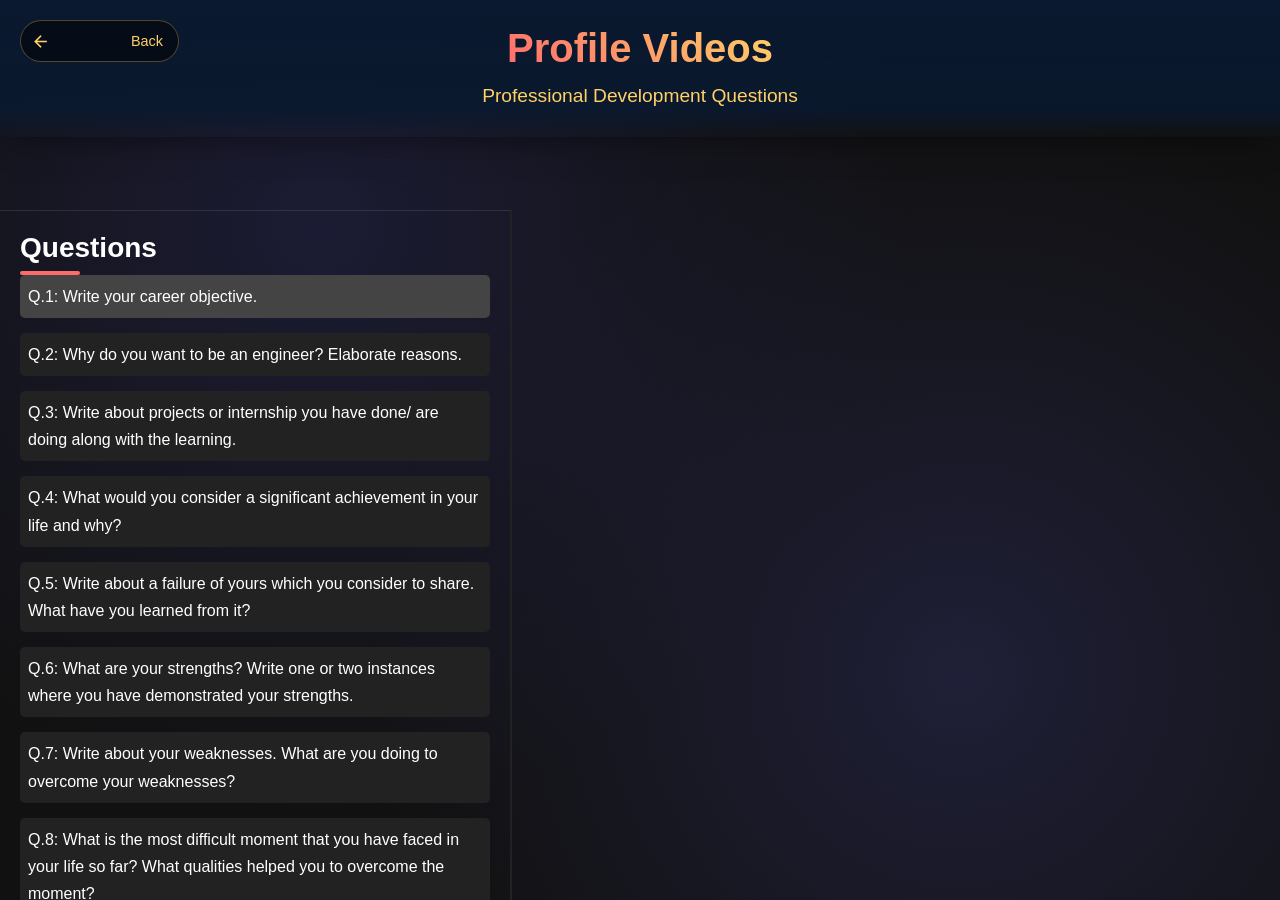
<file: post/2025-02-10.html>
<!-- 10-02-25 Profiling sheet -->

<!DOCTYPE html>
<html lang="en">
<head>
  <meta charset="UTF-8">
  <title>Profile Videos</title>
  <link rel="stylesheet" href="../style.css"> <!-- keep using your existing style file -->
  <link href="https://fonts.googleapis.com/icon?family=Material+Icons" rel="stylesheet">
  <style>
    body {
      background-color: #111;
      color: white;
      font-family: Arial, sans-serif;
      display: flex;
      height: 100vh;
      margin: 0;
    }
    .questions {
      width: 40%;
      padding: 20px;
      overflow-y: scroll;
      border-right: 2px solid #222;
    }
    .questions h2 {
      font-size: 28px;
      margin-bottom: 10px;
      /* display: flex;
  justify-content: center;
  padding-left: 40px;
  box-sizing: border-box; */
    }
    .question-item {
      margin-bottom: 15px;
      cursor: pointer;
      padding: 8px;
      background-color: #222;
      border-radius: 5px;
      transition: background-color 0.3s;
    }
    .question-item:hover {
      background-color: #333;
    }
    .question-item.active {
      background-color: #444;
    }
    .video-section {
      width: 60%;
      padding: 20px;
      display: flex;
      align-items: center;
      justify-content: center;
    }
    iframe {
      width: 90%;
      height: 90%;
      border: none;
    }
    /* Back Button Styles */
    .back-button-container {
      position: fixed;
      top: 20px;
      left: 20px;
      z-index: 1000;
    }
    
    .back-button {
      display: flex;
      align-items: center;
      background: rgba(0, 0, 0, 0.5);
      color: #ffd166;
      border: 1px solid rgba(255, 209, 102, 0.3);
      padding: 8px 15px 8px 10px;
      border-radius: 50px;
      cursor: pointer;
      font-family: Arial, sans-serif;
      font-weight: 500;
      font-size: 0.9rem;
      text-decoration: none;
      transition: all 0.3s ease;
      backdrop-filter: blur(5px);
    }
    
    .back-button:hover {
      background: rgba(255, 209, 102, 0.2);
      border-color: #ffd166;
      transform: translateX(-3px);
    }
    
    .back-button i {
      margin-right: 5px;
      font-size: 1.2rem;
      color: #ffd166;
    }
    
  </style>
  <style>
    header {
      position: fixed;
      top: 0;
      left: 0;
      right: 0;
      text-align: center;
      padding: 1rem 0;
      background: linear-gradient(to bottom, #111 0%, transparent 100%);
      z-index: 900;
    }
    
    h1 {
      font-size: 2.5rem;
      font-weight: 700;
      background: linear-gradient(45deg, #ff6b6b, #ffd166);
      -webkit-background-clip: text;
      background-clip: text;
      color: transparent;
      display: inline-block;
      margin: 0;
    }
    
    .subtitle {
      color: #ffd166;
      font-size: 1.2rem;
      font-weight: 300;
      margin-top: 0.5rem;
    }
    
    /* Adjust your existing body padding */
    body {
      padding-top: 120px; /* Makes space for the header */
    }
    
    /* Adjust questions container */
    .questions {
      margin-top: 20px; /* Additional spacing */
    }
  </style>
  <style>
    .profile-header {
      position: fixed;
      top: 0;
      left: 0;
      right: 0;
      background: linear-gradient(to bottom, #0a192f 0%, rgba(10, 25, 47, 0.9) 80%, transparent 100%);
      padding: 1.5rem 0 0;
      z-index: 900;
      box-shadow: 0 10px 30px -10px rgba(0, 0, 0, 0.5);
    }
    
    .header-content {
      max-width: 900px;
      margin: 0 auto;
      padding: 0 2rem;
    }
    
    /* Adjust body padding */
    body {
      padding-top: 180px;
    }
    
    /* Adjust questions container */
    .questions {
      margin-top: 30px;
      padding-top: 20px;
      border-top: 1px solid rgba(255, 255, 255, 0.1);
    }
  </style>
</head>
<body>
  <div class="back-button-container">
    <a href="../LearnLog.html" class="back-button">
      <i class="material-icons">arrow_back_ios</i> Back
    </a>
  </div>

  <header class="profile-header">
    <div class="header-content">
      <h1>Profile Videos</h1>
      <p class="subtitle">Professional Development Questions</p>
      
    </div>
  </header>
  
  <div class="questions">
    <h2>Questions</h2>
    <div id="questionList"></div>
  </div>
  <div class="video-section">
    <iframe id="videoPlayer" src="" allowfullscreen></iframe>
  </div>

  <script>
    const questions = [
      "Q.1: Write your career objective.",
      "Q.2: Why do you want to be an engineer? Elaborate reasons.",
      "Q.3: Write about projects or internship you have done/ are doing along with the learning.",
      "Q.4: What would you consider a significant achievement in your life and why?",
      "Q.5: Write about a failure of yours which you consider to share. What have you learned from it?",
      "Q.6: What are your strengths? Write one or two instances where you have demonstrated your strengths.",
      "Q.7: Write about your weaknesses. What are you doing to overcome your weaknesses?",
      "Q.8: What is the most difficult moment that you have faced in your life so far? What qualities helped you to overcome the moment?",
      "Q.9: Apart from academics, what else are you interested in? Make a separate list in terms of extracurricular activities, sports and any other interests.",
      "Q.10: Give an example of an area, concept or thing that you are absolutely passionate about.",
      "Q.11: Describe yourself as an individual in 5 lines.",
      "Q.12: What kinds of people do you enjoy working with?",
      "Q.13: What kinds of people you don’t want to work with? What would you do if they became your senior in your dream job?",
      "Q.14: What do you expect from your first job? Prioritize and write in order.",
      "Q.15: In the past year, what have you been dissatisfied about in your performance?",
      "Q.16: Rate yourself out of 5 in verbal communication. What are you doing to improve your communication skills?",
      "Q.17: Who is your role model? What qualities of that person you would like to see in your personality and why?",
      "Q.18: Write a few lines about your friends. Do you think they help/ may help you in achieving your goals? If yes, how? If no, why do you accompany them?",
      "Q.19: Write 3 leadership qualities. How many do you possess? Write an instance where you have applied those qualities.",
      "Q.20: So finally, tell us something more about yourself or introduce yourself."
    ];

    const videoLinks = [
      "https://www.youtube.com/embed/fz7Tr_Dw3Fo",
      "https://www.youtube.com/embed/X-HWw0Exmrc",
      "https://www.youtube.com/embed/l0-XY6PUptE",
      "https://www.youtube.com/embed/f2TS6tJotpU",
      "https://www.youtube.com/embed/zbBuYcqW7fY",
      "https://www.youtube.com/embed/r0BdPrTDUG8",
      "https://www.youtube.com/embed/ON3ULpxSBEg",
      "https://www.youtube.com/embed/A9BChWpbArM",
      "https://www.youtube.com/embed/hwpmMZ9ff2A",
      "https://www.youtube.com/embed/Zkt6VRqRZZk",
      "https://www.youtube.com/embed/rrnf1XNrpMs",
      "https://www.youtube.com/embed/-pXQtYDo6qg",
      "https://www.youtube.com/embed/nzcJTwXGGIM",
      "https://www.youtube.com/embed/5l-M7QhUKqM",
      "https://www.youtube.com/embed/04dsxJhMtj8",
      "https://www.youtube.com/embed/xL7cIwsPjyM",
      "https://www.youtube.com/embed/91mZXKa-XMY",
      "https://www.youtube.com/embed/IPDsm3Jl0os",
      "https://www.youtube.com/embed/TvHhpB0HnEQ",
      "https://www.youtube.com/embed/Ga7Ng8lG2sI"
    ];

    const questionList = document.getElementById("questionList");
    const videoPlayer = document.getElementById("videoPlayer");

    questions.forEach((q, i) => {
      const div = document.createElement("div");
      div.className = "question-item";
      div.textContent = q;
      div.onclick = () => {
        document.querySelectorAll(".question-item").forEach(el => el.classList.remove("active"));
        div.classList.add("active");
        videoPlayer.src = videoLinks[i];
      };
      if (i === 0) {
        div.classList.add("active");
        videoPlayer.src = videoLinks[0];
      }
      questionList.appendChild(div);
    });
  </script>
</body>
</html>
</file>
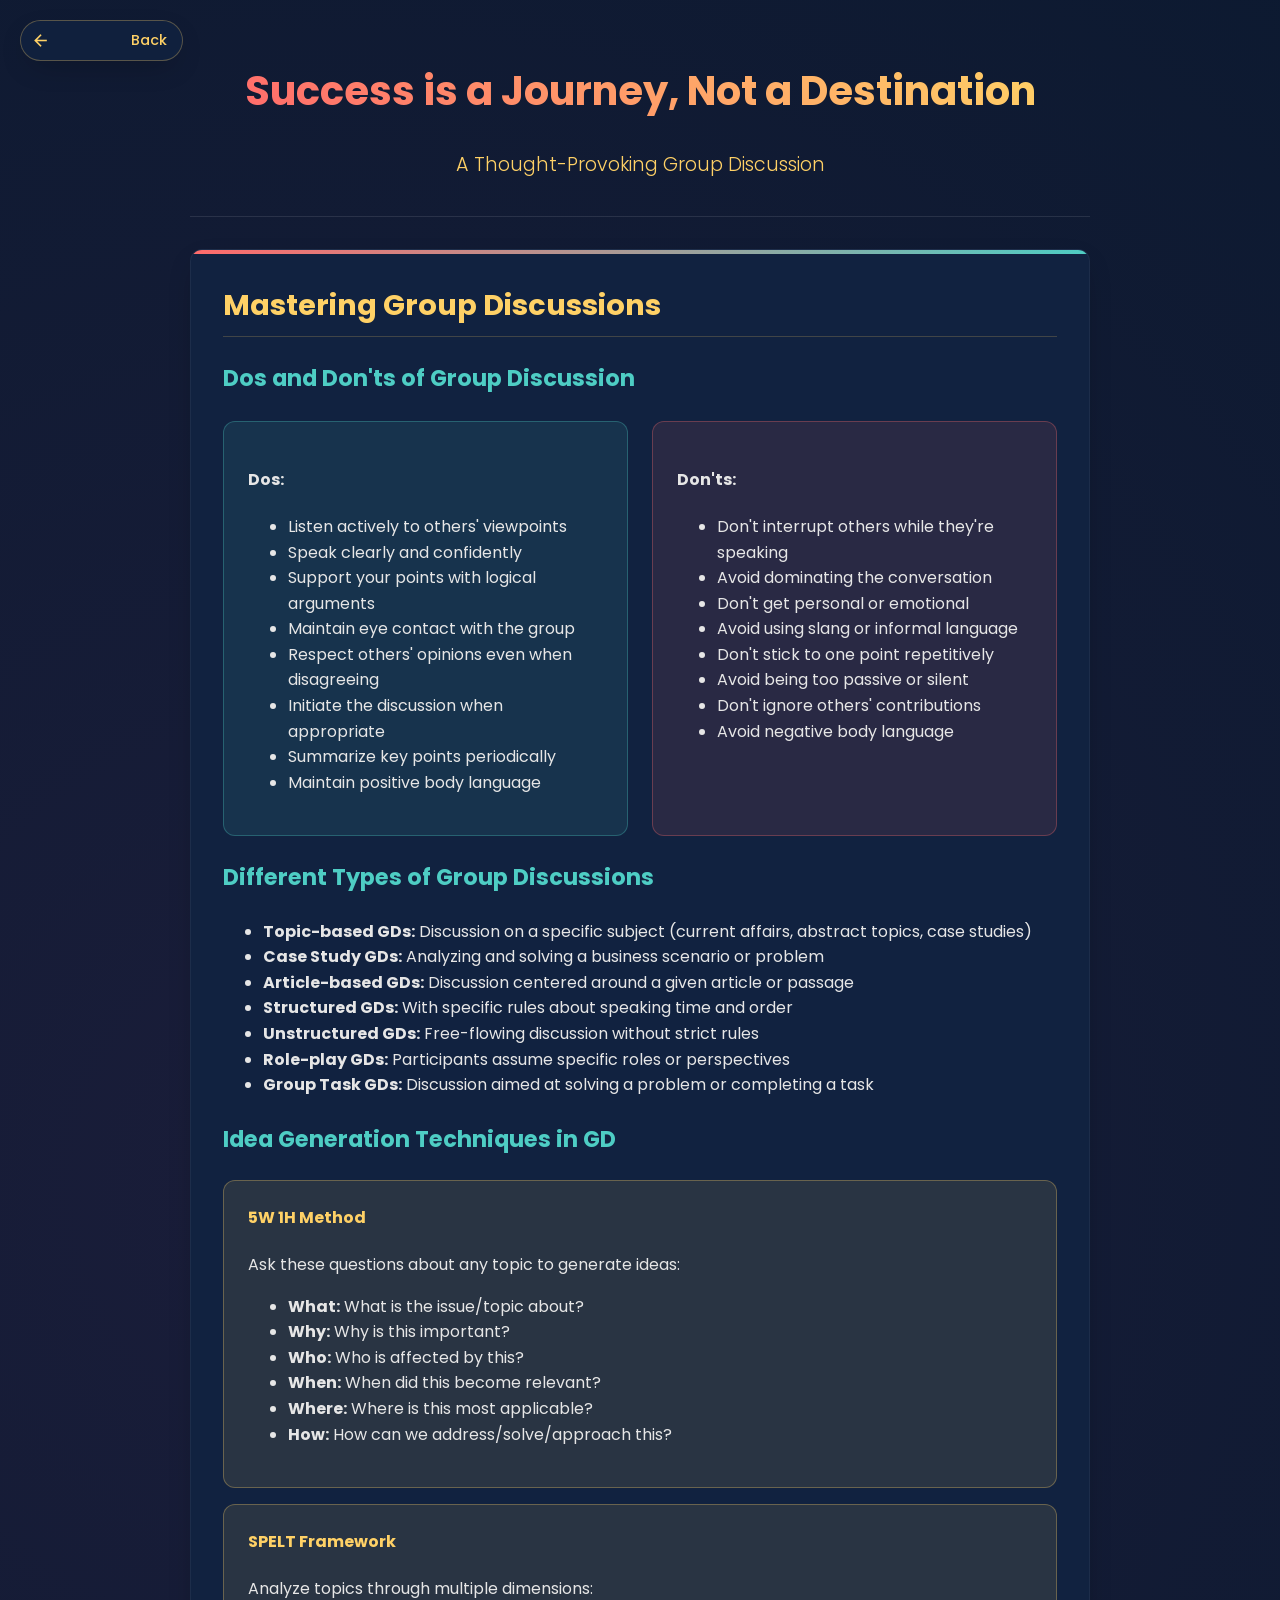
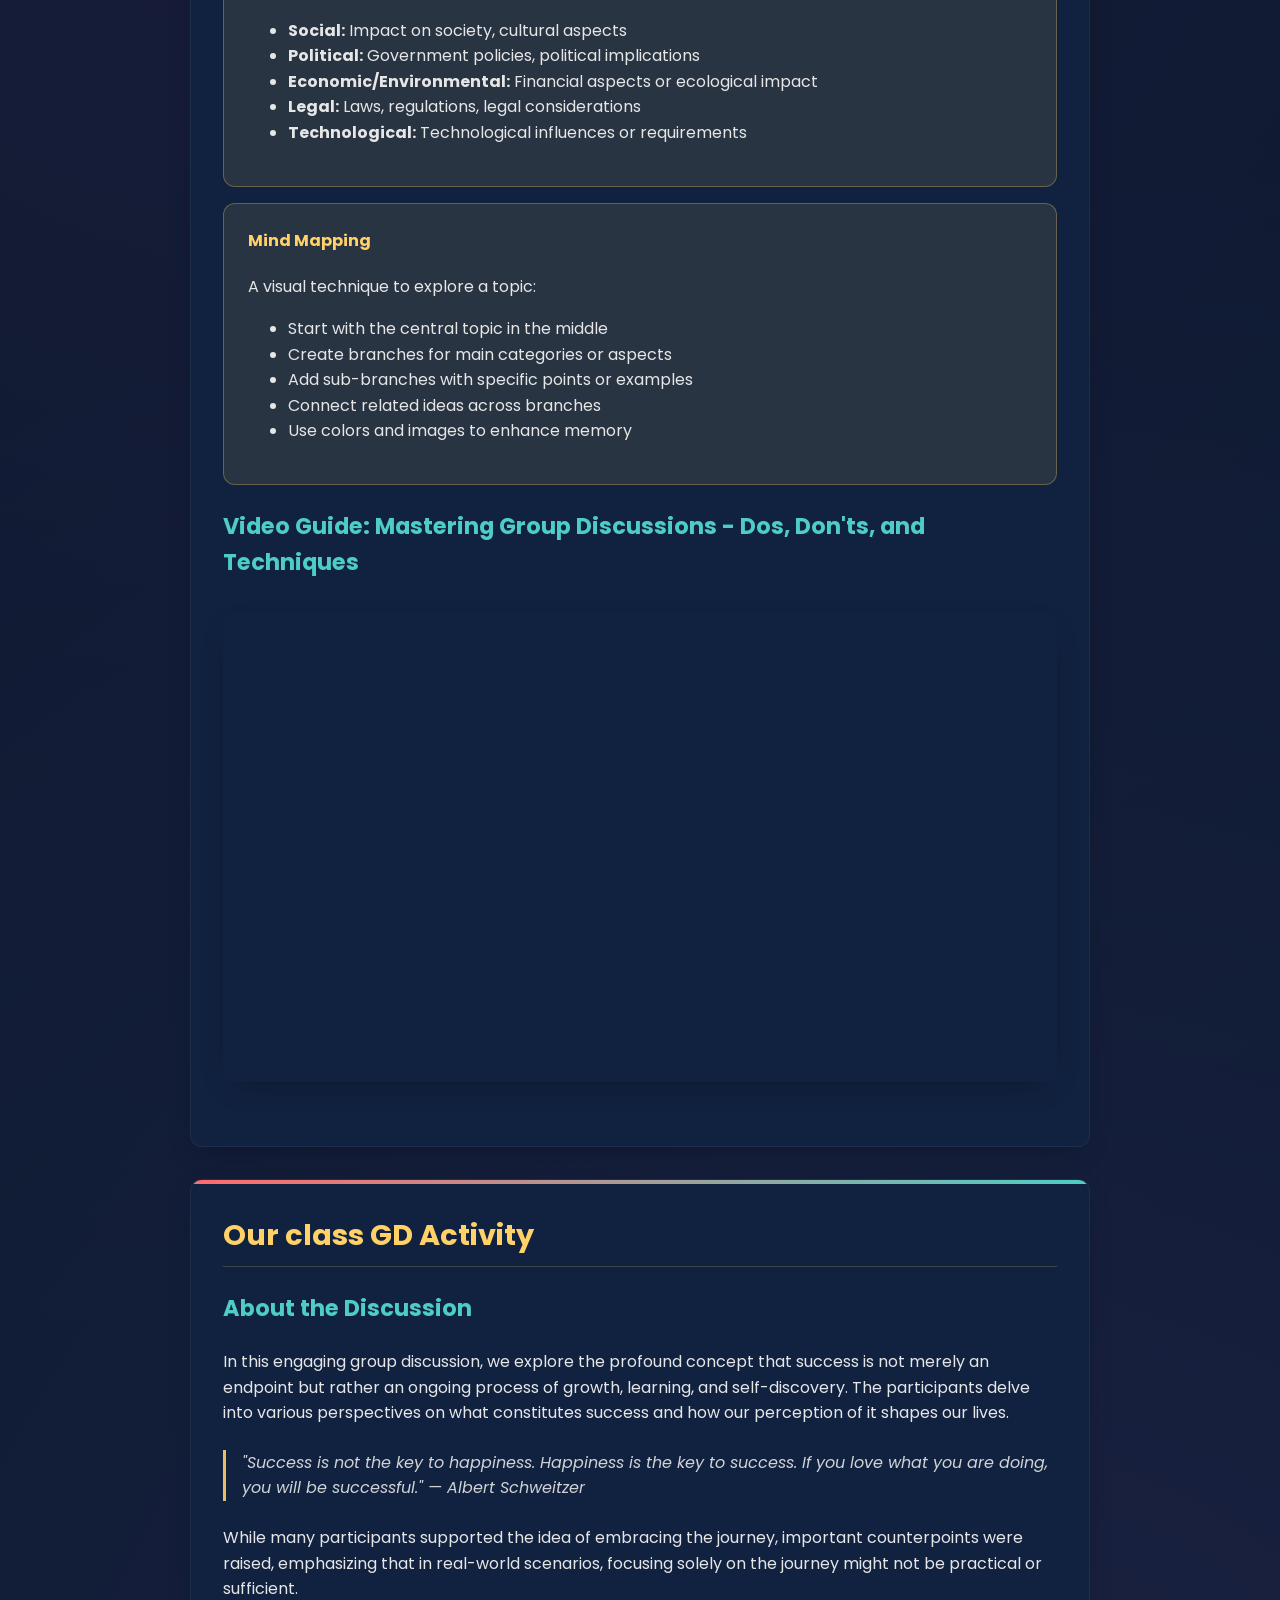
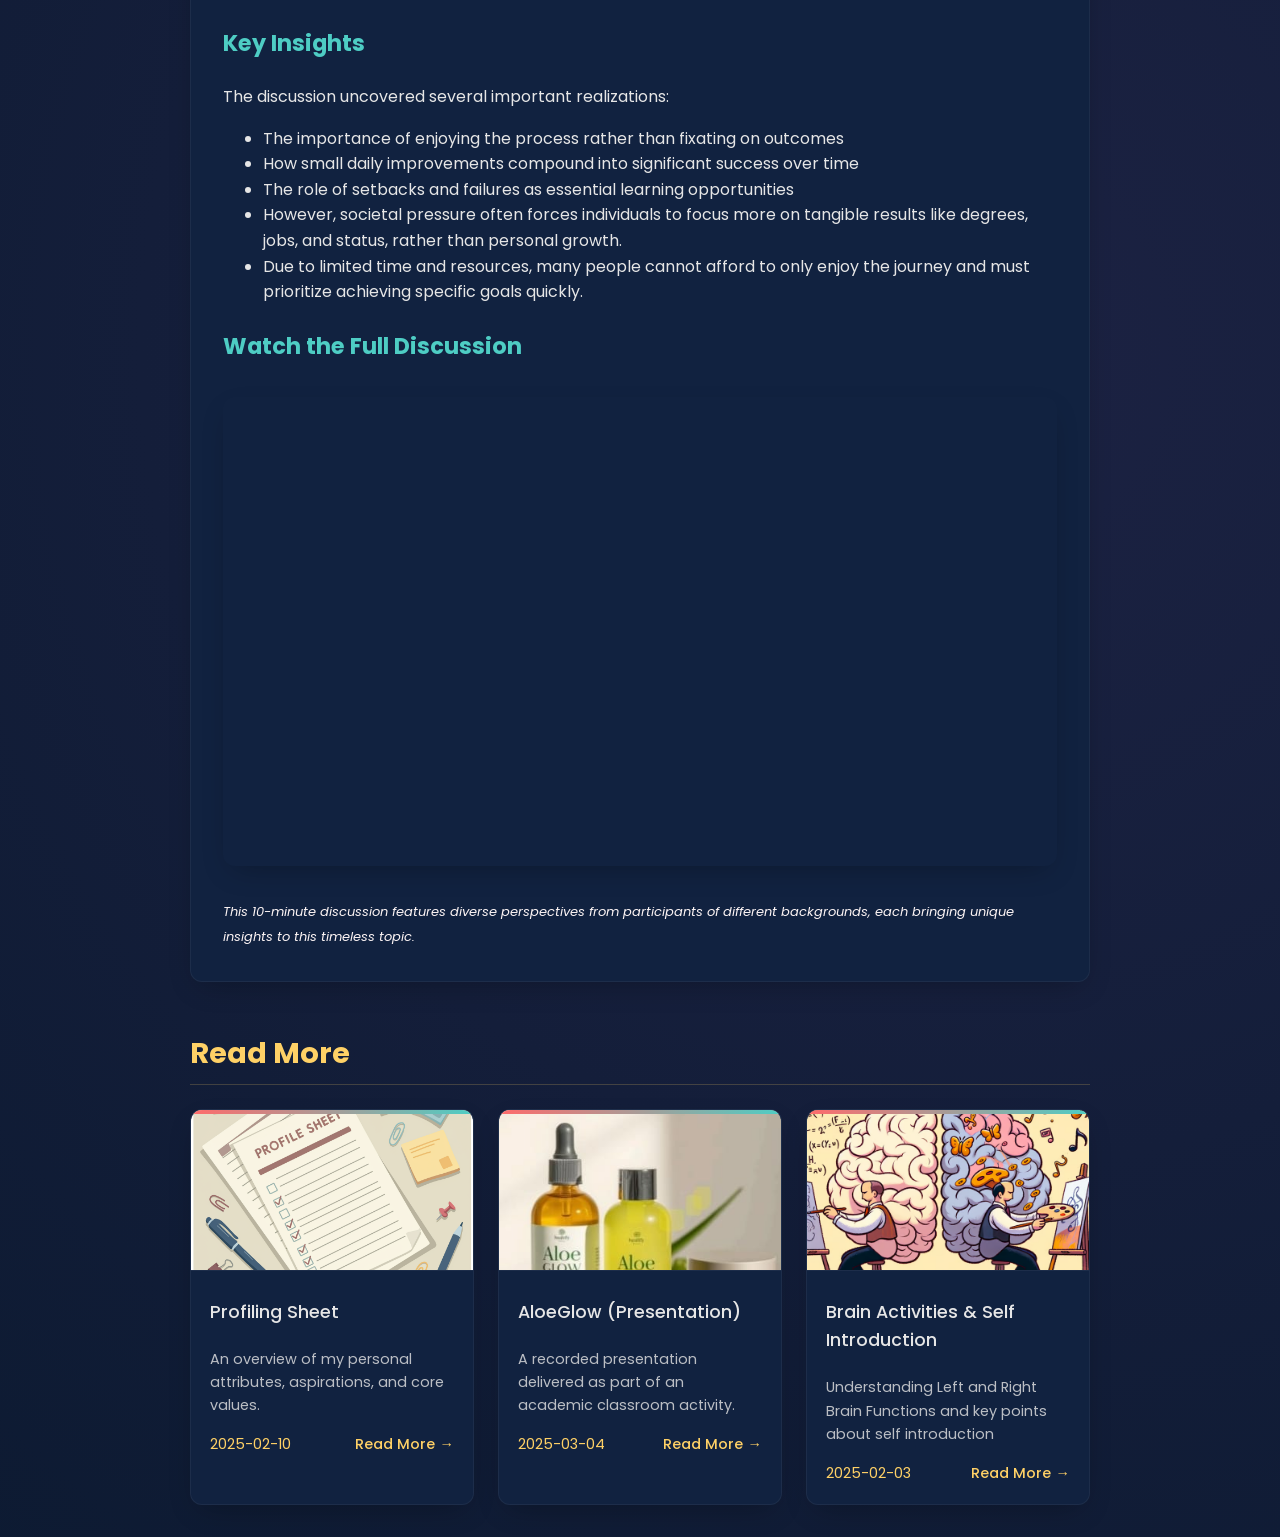
<file: post/2025-04-22.html>
<!-- Group Discussion -->
<!DOCTYPE html>
<html lang="en">
<head>
    <meta charset="UTF-8">
    <meta name="viewport" content="width=device-width, initial-scale=1.0">
    <title>Group Discussion: Success is a Journey | [Your Website]</title>
    <link href="https://fonts.googleapis.com/css2?family=Poppins:wght@300;400;500;600;700&display=swap" rel="stylesheet">
    <link href="https://fonts.googleapis.com/icon?family=Material+Icons" rel="stylesheet">
    <style>
                :root {
            --primary: #ff6b6b;
            --secondary: #4ecdc4;
            --dark: #1a1a2e;
            --darker: #16213e;
            --light: #f8f9fa;
            --accent: #ffd166;
            --text: #e6e6e6;
            --text-dark: #333;
            --transition: all 0.4s cubic-bezier(0.645, 0.045, 0.355, 1);
            --shadow: 0 10px 30px -10px rgba(0, 0, 0, 0.3);
            --border-radius: 12px;
            --background: #0a192f;
            --review-darker: #112240;
        }
        
        body {
            font-family: 'Poppins', sans-serif;
            line-height: 1.6;
            color: var(--text);
            background-color: var(--background);
            margin: 0;
            padding: 0;
            background-image: 
                radial-gradient(circle at 25% 25%, rgba(30, 30, 60, 0.8) 0%, transparent 50%),
                radial-gradient(circle at 75% 75%, rgba(40, 40, 80, 0.6) 0%, transparent 50%);
        }
        
        .container {
            max-width: 900px;
            margin: 0 auto;
            padding: 2rem;
        }
        /* Back Button Styles */
        .back-button-container {
            position: fixed;
            top: 20px;
            left: 20px;
            z-index: 1000;
        }
        
        .back-button {
            display: flex;
            align-items: center;
            background: rgba(17, 34, 64, 0.8);
            color: var(--accent);
            border: 1px solid rgba(255, 209, 102, 0.3);
            padding: 8px 15px 8px 10px;
            border-radius: 50px;
            cursor: pointer;
            font-family: 'Poppins', sans-serif;
            font-weight: 500;
            font-size: 0.9rem;
            text-decoration: none;
            transition: var(--transition);
            backdrop-filter: blur(5px);
            box-shadow: var(--shadow);
        }
        
        .back-button:hover {
            background: rgba(255, 209, 102, 0.1);
            border-color: var(--accent);
            transform: translateX(-3px);
        }
        
        .back-button i {
            margin-right: 5px;
            font-size: 1.2rem;
            color: var(--accent);
        }
        
        header {
            text-align: center;
            margin-bottom: 2rem;
            padding-bottom: 1rem;
            border-bottom: 1px solid rgba(255, 255, 255, 0.1);
        }
        
        h1 {
            font-size: 2.5rem;
            font-weight: 700;
            background: linear-gradient(45deg, var(--primary), var(--accent));
            -webkit-background-clip: text;
            background-clip: text;
            color: transparent;
            display: inline-block;
            margin-bottom: 0.5rem;
        }
        
        .subtitle {
            color: var(--accent);
            font-size: 1.2rem;
            font-weight: 300;
        }
        
        .movie-poster {
            width: 100%;
            max-width: 300px;
            display: block;
            margin: 1.5rem auto;
            border-radius: var(--border-radius);
            box-shadow: var(--shadow);
            border: 1px solid rgba(255, 255, 255, 0.1);
        }
        
        .review-section {
            background-color: var(--review-darker);
            padding: 2rem;
            border-radius: var(--border-radius);
            margin-bottom: 2rem;
            box-shadow: var(--shadow);
            border: 1px solid rgba(255, 255, 255, 0.05);
            position: relative;
            overflow: hidden;
        }
        
        .review-section::after {
            content: '';
            position: absolute;
            top: 0;
            left: 0;
            right: 0;
            height: 4px;
            background: linear-gradient(90deg, var(--primary), var(--secondary));
        }
        
        h2 {
            color: var(--accent);
            margin-top: 0;
            font-size: 1.8rem;
            border-bottom: 1px solid rgba(255, 209, 102, 0.2);
            padding-bottom: 0.5rem;
        }
        
        h3 {
            color: var(--secondary);
            font-size: 1.4rem;
            margin-top: 1.5rem;
        }
        p1 {
            font-size: 13px;
            font-style: italic;
            color: rgb(252, 244, 244);
        }
        
        .video-container {
            position: relative;
            padding-bottom: 56.25%;
            height: 0;
            overflow: hidden;
            margin: 2rem 0;
            border-radius: var(--border-radius);
            box-shadow: var(--shadow);
        }
        
        .video-container iframe {
            position: absolute;
            top: 0;
            left: 0;
            width: 100%;
            height: 100%;
            border: none;
        }
        
        .read-more {
            margin-top: 3rem;
        }
        
        .related-articles {
            display: grid;
            grid-template-columns: repeat(auto-fill, minmax(280px, 1fr));
            gap: 1.5rem;
            margin-top: 1.5rem;
        }
        
        .article-card {
            background-color: var(--review-darker);
            border-radius: var(--border-radius);
            overflow: hidden;
            transition: var(--transition);
            box-shadow: var(--shadow);
            border: 1px solid rgba(255, 255, 255, 0.05);
            cursor: pointer;
            position: relative;
        }
        
        .article-card:hover {
            transform: translateY(-5px);
            box-shadow: 0 6px 20px rgba(255, 107, 107, 0.4);
        }
        
        .article-card::after {
            content: '';
            position: absolute;
            top: 0;
            left: 0;
            right: 0;
            height: 4px;
            background: linear-gradient(90deg, var(--primary), var(--secondary));
        }
        
        .article-img {
            width: 100%;
            height: 160px;
            object-fit: cover;
            border-bottom: 1px solid rgba(255, 255, 255, 0.05);
        }
        
        .article-content {
            padding: 1.2rem;
            display: flex;
            flex-direction: column;
            justify-content: space-between;
            flex-grow: 1;
        }
        
        .article-title {
            color: var(--text);
            margin: 0 0 0.5rem 0;
            font-size: 1.1rem;
            font-weight: 500;
        }
        
        .article-excerpt {
            color: var(--text);
            font-size: 0.9rem;
            margin-bottom: 1rem;
            opacity: 0.8;
        }
        
        .read-btn {
            display: inline-block;
            color: var(--accent);
            text-decoration: none;
            font-size: 0.9rem;
            transition: var(--transition);
            font-weight: 500;
        }
        
        .read-btn:hover {
            color: var(--primary);
        }
        
        blockquote {
            font-style: italic;
            color: var(--text);
            border-left: 3px solid var(--accent);
            padding-left: 1rem;
            margin: 1.5rem 0;
            opacity: 0.9;
        }
        
        .dos-donts {
            display: grid;
            grid-template-columns: 1fr 1fr;
            gap: 1.5rem;
            margin-top: 1.5rem;
        }
        
        .dos, .donts {
            padding: 1.5rem;
            border-radius: var(--border-radius);
        }
        
        .dos {
            background-color: rgba(78, 205, 196, 0.1);
            border: 1px solid rgba(78, 205, 196, 0.3);
        }
        
        .donts {
            background-color: rgba(255, 107, 107, 0.1);
            border: 1px solid rgba(255, 107, 107, 0.3);
        }
        
        .technique-card {
            background-color: rgba(255, 209, 102, 0.1);
            border: 1px solid rgba(255, 209, 102, 0.3);
            border-radius: var(--border-radius);
            padding: 1.5rem;
            margin: 1rem 0;
        }
        
        .technique-title {
            color: var(--accent);
            margin-top: 0;
        }
        
        @media (max-width: 768px) {
            .container {
                padding: 1rem;
            }
            
            h1 {
                font-size: 2rem;
            }
            
            .review-section {
                padding: 1.5rem;
            }
            
            .related-articles {
                grid-template-columns: 1fr;
            }
            
            .dos-donts {
                grid-template-columns: 1fr;
            }
        }
        
        .video-summary {
            background-color: rgba(30, 30, 60, 0.5);
            border-left: 4px solid var(--accent);
            padding: 1.5rem;
            margin: 1.5rem 0;
        }
        
        .video-summary h4 {
            color: var(--accent);
            margin-top: 0;
        }
        
        .video-summary ul {
            margin-bottom: 0;
        }
    </style>
</head>
<body>
        <!-- Back Button  -->
        <div class="back-button-container">
            <a href="../LearnLog.html" class="back-button">
                <i class="material-icons">arrow_back_ios</i> Back
            </a>
        </div>
    <div class="container">
        <header>
            <h1>Success is a Journey, Not a Destination</h1>
            <p class="subtitle">A Thought-Provoking Group Discussion</p>
        </header>

        <div class="review-section">
            <h2>Mastering Group Discussions</h2>
            
            <h3>Dos and Don'ts of Group Discussion</h3>
            <div class="dos-donts">
                <div class="dos">
                    <h4>Dos:</h4>
                    <ul>
                        <li>Listen actively to others' viewpoints</li>
                        <li>Speak clearly and confidently</li>
                        <li>Support your points with logical arguments</li>
                        <li>Maintain eye contact with the group</li>
                        <li>Respect others' opinions even when disagreeing</li>
                        <li>Initiate the discussion when appropriate</li>
                        <li>Summarize key points periodically</li>
                        <li>Maintain positive body language</li>
                    </ul>
                </div>
                <div class="donts">
                    <h4>Don'ts:</h4>
                    <ul>
                        <li>Don't interrupt others while they're speaking</li>
                        <li>Avoid dominating the conversation</li>
                        <li>Don't get personal or emotional</li>
                        <li>Avoid using slang or informal language</li>
                        <li>Don't stick to one point repetitively</li>
                        <li>Avoid being too passive or silent</li>
                        <li>Don't ignore others' contributions</li>
                        <li>Avoid negative body language</li>
                    </ul>
                </div>
            </div>
            
            <h3>Different Types of Group Discussions</h3>
            <ul>
                <li><strong>Topic-based GDs:</strong> Discussion on a specific subject (current affairs, abstract topics, case studies)</li>
                <li><strong>Case Study GDs:</strong> Analyzing and solving a business scenario or problem</li>
                <li><strong>Article-based GDs:</strong> Discussion centered around a given article or passage</li>
                <li><strong>Structured GDs:</strong> With specific rules about speaking time and order</li>
                <li><strong>Unstructured GDs:</strong> Free-flowing discussion without strict rules</li>
                <li><strong>Role-play GDs:</strong> Participants assume specific roles or perspectives</li>
                <li><strong>Group Task GDs:</strong> Discussion aimed at solving a problem or completing a task</li>
            </ul>
            
            <h3>Idea Generation Techniques in GD</h3>
            
            <div class="technique-card">
                <h4 class="technique-title">5W 1H Method</h4>
                <p>Ask these questions about any topic to generate ideas:</p>
                <ul>
                    <li><strong>What:</strong> What is the issue/topic about?</li>
                    <li><strong>Why:</strong> Why is this important?</li>
                    <li><strong>Who:</strong> Who is affected by this?</li>
                    <li><strong>When:</strong> When did this become relevant?</li>
                    <li><strong>Where:</strong> Where is this most applicable?</li>
                    <li><strong>How:</strong> How can we address/solve/approach this?</li>
                </ul>
            </div>
            
            <div class="technique-card">
                <h4 class="technique-title">SPELT Framework</h4>
                <p>Analyze topics through multiple dimensions:</p>
                <ul>
                    <li><strong>Social:</strong> Impact on society, cultural aspects</li>
                    <li><strong>Political:</strong> Government policies, political implications</li>
                    <li><strong>Economic/Environmental:</strong> Financial aspects or ecological impact</li>
                    <li><strong>Legal:</strong> Laws, regulations, legal considerations</li>
                    <li><strong>Technological:</strong> Technological influences or requirements</li>
                </ul>
            </div>
            
            <div class="technique-card">
                <h4 class="technique-title">Mind Mapping</h4>
                <p>A visual technique to explore a topic:</p>
                <ul>
                    <li>Start with the central topic in the middle</li>
                    <li>Create branches for main categories or aspects</li>
                    <li>Add sub-branches with specific points or examples</li>
                    <li>Connect related ideas across branches</li>
                    <li>Use colors and images to enhance memory</li>
                </ul>
            </div>
            
            <h3>Video Guide: Mastering Group Discussions - Dos, Don'ts, and Techniques</h3>
            <div class="video-container">
                <!-- Replace with your actual video embed code -->
                <iframe src="https://www.youtube.com/embed/WTjr8llnc1s" frameborder="0" allow="accelerometer; autoplay; clipboard-write; encrypted-media; gyroscope; picture-in-picture" allowfullscreen></iframe>
            </div>
        </div>
        <div class="review-section">
            <h2>Our class GD Activity </h2>
            <h3>About the Discussion</h3>
            <p>In this engaging group discussion, we explore the profound concept that success is not merely an endpoint but rather an ongoing process of growth, learning, and self-discovery.
                The participants delve into various perspectives on what constitutes success and how our perception of it shapes our lives.</p>
            
            <blockquote>
                "Success is not the key to happiness. Happiness is the key to success. If you love what you are doing, you will be successful." — Albert Schweitzer
            </blockquote>
            
            <p>While many participants supported the idea of embracing the journey, important counterpoints were raised, emphasizing that in real-world scenarios, focusing solely on the journey might not be practical or sufficient.</p>


            <h3>Key Insights</h3>
            <p>The discussion uncovered several important realizations:</p>
            <ul>
                <li>The importance of enjoying the process rather than fixating on outcomes</li>
                <li>How small daily improvements compound into significant success over time</li>
                <li>The role of setbacks and failures as essential learning opportunities</li>
                <li>However, societal pressure often forces individuals to focus more on tangible results like degrees, jobs, and status, rather than personal growth.</li>
                <li>Due to limited time and resources, many people cannot afford to only enjoy the journey and must prioritize achieving specific goals quickly.</li>
            </ul>

            <h3>Watch the Full Discussion</h3>
            <div class="video-container">
                <!-- Replace with your actual YouTube embed code -->
                <iframe src="https://www.youtube.com/embed/0ASZ-LlBtV0" frameborder="0" allow="accelerometer; autoplay; clipboard-write; encrypted-media; gyroscope; picture-in-picture" allowfullscreen></iframe>
            </div>
            <p1>This 10-minute discussion features diverse perspectives from participants of different backgrounds, each bringing unique insights to this timeless topic.</p1>
            
        </div>
        <div class="read-more">
            <h2 style="color: var(--accent); border-bottom: 1px solid rgba(255, 209, 102, 0.2); padding-bottom: 0.5rem;">Read More</h2>
            <div class="related-articles" id="relatedArticles">
                <!-- Articles will be loaded here by JavaScript -->
            </div>
        </div>
    </div>
    <script>
        // Sample post data (in a real scenario, this would come from post.json)
        const posts = [
            {
                id: 1,
                title: "Profiling Sheet",
                excerpt: "An overview of my personal attributes, aspirations, and core values.",
                image: "../thumbnails/profile.png",
                url: "2025-02-10.html",
                date: "2025-02-10"
            },
            {
                id: 2,
                title: "AloeGlow (Presentation)",
                excerpt: "A recorded presentation delivered as part of an academic classroom activity.",
                image: "../thumbnails/AloeGlow.jpg",
                url: "2025-03-04.html",
                date: "2025-03-04"
            },
            {
                id:3,
                title: "Brain Activities & Self Introduction",
                excerpt: "Understanding Left and Right Brain Functions and key points about self introduction",
                image: "../thumbnails/act1.avif",
                url: "2025-02-03.html",
                date: "2025-02-03"
            }
        ];

        // Function to load related articles
        function loadRelatedArticles() {
            const container = document.getElementById('relatedArticles');
            
            posts.forEach(post => {
                const articleHTML = `
                    <div class="article-card" onclick="window.location.href='${post.url}'">
                        <img src="${post.image}" alt="${post.title}" class="article-img">
                        <div class="article-content">
                            <h3 class="article-title">${post.title}</h3>
                            <p class="article-excerpt">${post.excerpt}</p>
                            <div style="display: flex; justify-content: space-between; align-items: center;">
                                <span class="post-date" style="color: var(--accent); font-size: 0.9rem;">${post.date}</span>
                                <a href="${post.url}" class="read-btn">Read More →</a>
                            </div>
                        </div>
                    </div>
                `;
                
                container.insertAdjacentHTML('beforeend', articleHTML);
            });
        }

        // Load articles when page loads
        window.addEventListener('DOMContentLoaded', loadRelatedArticles);
    </script>
</body>
</html>
</file>
<file: style.css>
/* Modern Global Reset with Custom Properties */
:root {
    /* Color Palette */
    --primary: #ff6b6b;
    --secondary: #4ecdc4;
    --dark: #1a1a2e;
    --darker: #16213e;
    --light: #f8f9fa;
    --accent: #ffd166;
    --text: #e6e6e6;
    --text-dark: #333;
    
    /* Design Tokens */
    --transition: all 0.4s cubic-bezier(0.645, 0.045, 0.355, 1);
    --shadow: 0 10px 30px -10px rgba(0, 0, 0, 0.3);
    --shadow-lg: 0 20px 40px -10px rgba(0, 0, 0, 0.4);
    --border-radius: 12px;
    --border-radius-sm: 6px;
    
    /* Spacing */
    --space-xs: 0.5rem;
    --space-sm: 1rem;
    --space-md: 1.5rem;
    --space-lg: 2rem;
    --space-xl: 3rem;
  }
  
  /* Base Styles */
  * {
    margin: 0;
    padding: 0;
    box-sizing: border-box;
  }
  
  html {
    scroll-behavior: smooth;
    font-size: 100%;
  }
  
  body {
    font-family: 'Poppins', -apple-system, BlinkMacSystemFont, 'Segoe UI', Roboto, Oxygen, Ubuntu, Cantarell, sans-serif;
    background-color: var(--dark);
    color: var(--text);
    line-height: 1.7;
    overflow-x: hidden;
    background-image: 
      radial-gradient(circle at 25% 25%, rgba(30, 30, 60, 0.8) 0%, transparent 50%),
      radial-gradient(circle at 75% 75%, rgba(40, 40, 80, 0.6) 0%, transparent 50%);
  }
  
  /* Typography Scale */
  h1, h2, h3, h4 {
    font-weight: 700;
    line-height: 1.2;
    margin-bottom: var(--space-sm);
  }
  
  h1 {
    font-size: clamp(2.5rem, 5vw, 4rem);
    background: linear-gradient(45deg, var(--primary), var(--accent));
    -webkit-background-clip: text;
    background-clip: text;
    color: transparent;
    display: inline-block;
  }
  
  h2 {
    font-size: clamp(1.8rem, 3vw, 2.5rem);
    position: relative;
    display: inline-block;
    margin-bottom: var(--space-lg);
  }
  
  h2::after {
    content: '';
    position: absolute;
    bottom: -10px;
    left: 0;
    width: 60px;
    height: 4px;
    background: var(--primary);
    border-radius: 2px;
  }
  
  p {
    margin-bottom: var(--space-md);
    font-size: 1.1rem;
  }
  
  /* Navigation - Modern Glass Morphism */
  nav {
    position: fixed;
    top: 0;
    left: 0;
    width: 100%;
    padding: var(--space-md) 5%;
    z-index: 1000;
    background: rgba(26, 26, 46, 0.8);
    backdrop-filter: blur(10px);
    -webkit-backdrop-filter: blur(10px);
    border-bottom: 1px solid rgba(255, 255, 255, 0.1);
    transition: var(--transition);
  }
  
  nav.scrolled {
    padding: var(--space-sm) 5%;
    background: rgba(22, 33, 62, 0.95);
  }
  
  nav ul {
    display: flex;
    gap: var(--space-lg);
    justify-content: flex-start;
    align-items: center;
    list-style: none;
  }
  
  nav a {
    text-decoration: none;
    color: var(--text);
    font-size: 1.1rem;
    font-weight: 500;
    position: relative;
    padding: var(--space-xs) 0;
    transition: var(--transition);
  }
  
  nav a::after {
    content: '';
    position: absolute;
    bottom: 0;
    left: 0;
    width: 0;
    height: 2px;
    background: var(--primary);
    transition: var(--transition);
  }
  
  nav a:hover {
    color: var(--primary);
  }
  
  nav a:hover::after {
    width: 100%;
  }
  
  /* Enhanced Landing Section */
  /* Enhanced Landing Section */
.landing {
    min-height: 100vh;
    width: 100%;
    display: flex;
    flex-direction: column;
    align-items: center;
    justify-content: center;
    padding: 120px 5% 0; /* 👈 Added top padding here */
    position: relative;
    overflow: hidden;
    text-align: center;
    background: linear-gradient(135deg, var(--dark) 0%, var(--darker) 100%);
  }
  
  
  /* Background Animations */
  .landing::before {
    content: '';
    position: absolute;
    top: -50%;
    left: -50%;
    width: 200%;
    height: 200%;
    background: 
      radial-gradient(circle at 30% 30%, rgba(255, 107, 107, 0.1) 0%, transparent 25%),
      radial-gradient(circle at 70% 70%, rgba(78, 205, 196, 0.1) 0%, transparent 25%);
    animation: float 15s infinite alternate ease-in-out;
    z-index: -1;
  }
  
  .landing::after {
    content: '';
    position: absolute;
    top: 0;
    left: 0;
    width: 100%;
    height: 100%;
    background: 
      radial-gradient(circle at 20% 80%, rgba(255, 209, 102, 0.05) 0%, transparent 20%),
      radial-gradient(circle at 80% 20%, rgba(106, 176, 76, 0.05) 0%, transparent 20%);
    animation: pulse 8s infinite alternate;
    z-index: -2;
  }
  
  /* Photo Container */
  .photo-placeholder {
    width: clamp(180px, 20vw, 280px);
    height: clamp(180px, 20vw, 280px);
    border-radius: 50%;
    margin: 0 auto var(--space-lg);
    position: relative;
    box-shadow:
      0 0 0 8px rgba(255, 107, 107, 0.3),
      0 0 30px rgba(255, 107, 107, 0.4);
    transition: var(--transition);
    z-index: 2;
    border: 5px solid var(--primary);
    animation: float 6s infinite alternate ease-in-out;
    display: flex;
    align-items: center;
    justify-content: center;
    background-color: var(--dark);
    overflow: visible; /* changed from hidden */
  }
  
  .photo-placeholder img {
    width: 100%;
    height: 100%;
    object-fit: cover;
    object-position: center center;
    border-radius: 50%;
    filter: grayscale(20%);
    transition: var(--transition);
  }
  
  .photo-placeholder img:hover {
    filter: grayscale(0%);
  }

  /* Text Elements */
  .name {
    font-size: clamp(2.5rem, 6vw, 4rem);
    font-weight: 700;
    margin-bottom: var(--space-xs);
    background: linear-gradient(45deg, var(--primary), var(--accent));
    -webkit-background-clip: text;
    background-clip: text;
    color: transparent;
    display: inline-block;
    opacity: 0;
    transform: translateY(20px);
    animation: fadeInUp 1s forwards 0.3s;
  }
  
  .title {
    font-size: 1.5rem;
    color: var(--accent);
    margin-bottom: var(--space-lg);
    opacity: 0;
    transform: translateY(20px);
    animation: fadeInUp 1s forwards 0.7s;
  }
  
  .intro-text {
    max-width: 700px;
    margin: var(--space-lg) auto;
    font-size: 1.25rem;
    text-align: center;
    position: relative;
    opacity: 0;
    transform: translateY(20px);
    animation: fadeInUp 1s forwards 0.5s;
  }
  
  /* Section Containers */
  .container {
    width: 90%;
    max-width: 1200px;
    margin: var(--space-xl) auto;
    padding: var(--space-xl);
    background: var(--darker);
    border-radius: var(--border-radius);
    box-shadow: var(--shadow);
    position: relative;
    overflow: hidden;
    transition: var(--transition);
    opacity: 0;
    transform: translateY(50px);
  }
  
  .container::before {
    content: '';
    position: absolute;
    top: 0;
    left: 0;
    width: 100%;
    height: 5px;
    background: linear-gradient(90deg, var(--primary), var(--secondary));
  }
  
  .container.active {
    opacity: 1;
    transform: translateY(0);
  }
  
  .container:hover {
    transform: translateY(-5px);
    box-shadow: var(--shadow-lg);
  }
  
  /* Buttons */
  .button {
    padding: var(--space-xs) var(--space-lg);
    background: linear-gradient(45deg, var(--primary), var(--accent));
    border: none;
    border-radius: 50px;
    color: var(--dark);
    font-weight: 600;
    font-size: 1rem;
    cursor: pointer;
    display: inline-flex;
    align-items: center;
    gap: var(--space-xs);
    transition: var(--transition);
    box-shadow: 0 4px 15px rgba(255, 107, 107, 0.3);
    position: relative;
    overflow: hidden;
    margin-top: var(--space-sm);
    text-decoration: none;
  }
  
  .button::before {
    content: '';
    position: absolute;
    top: 0;
    left: -100%;
    width: 100%;
    height: 100%;
    background: linear-gradient(90deg, transparent, rgba(255, 255, 255, 0.2), transparent);
    transition: 0.6s;
  }
  
  .button:hover {
    transform: translateY(-3px);
    box-shadow: 0 6px 20px rgba(255, 107, 107, 0.4);
  }
  
  .button:hover::before {
    left: 100%;
  }
  
  .button::after {
    content: '→';
    font-size: 1.2rem;
    transition: var(--transition);
  }
  
  .button:hover::after {
    transform: translateX(5px);
  }
  
  /* Footer */
  footer {
    text-align: center;
    padding: var(--space-xl) 0;
    background: linear-gradient(to right, var(--darker), #0f0c29);
    color: var(--text);
    font-size: 1rem;
    margin-top: var(--space-xl);
    position: relative;
  }
  
  footer::before {
    content: '';
    position: absolute;
    top: 0;
    left: 0;
    width: 100%;
    height: 1px;
    background: linear-gradient(90deg, transparent, rgba(255, 255, 255, 0.3), transparent);
  }
  
  footer p {
    margin: 0;
    opacity: 0.8;
  }
  
  /* Animations */
  @keyframes float {
    0% { transform: translate(0, 0) rotate(0deg); }
    50% { transform: translate(-2%, 2%) rotate(1deg); }
    100% { transform: translate(2%, -2%) rotate(-1deg); }
  }
  
  @keyframes pulse {
    0% { opacity: 0.8; transform: scale(1); }
    100% { opacity: 1; transform: scale(1.02); }
  }
  
  @keyframes fadeInUp {
    to {
      opacity: 0.9;
      transform: translateY(0);
    }
  }
  
  @keyframes fadeIn {
    from { opacity: 0; transform: translateY(20px); }
    to { opacity: 1; transform: translateY(0); }
  }
  
  /* Utility Classes */
  .highlight {
    position: relative;
    display: inline-block;
  }
  
  .highlight::after {
    content: '';
    position: absolute;
    bottom: 0;
    left: 0;
    width: 0;
    height: 2px;
    background: var(--accent);
    transition: var(--transition);
  }
  
  .highlight:hover {
    color: var(--accent);
  }
  
  .highlight:hover::after {
    width: 100%;
  }
  
  /* Scrollbar */
  ::-webkit-scrollbar {
    width: 10px;
  }
  
  ::-webkit-scrollbar-track {
    background: var(--darker);
  }
  
  ::-webkit-scrollbar-thumb {
    background: linear-gradient(var(--primary), var(--secondary));
    border-radius: 5px;
  }
  
  ::-webkit-scrollbar-thumb:hover {
    background: var(--primary);
  }
  
  /* Responsive Design */
  @media (max-width: 768px) {
    html {
      font-size: 90%;
    }
    
    nav ul {
      gap: var(--space-sm);
    }
    
    .container {
      padding: var(--space-lg);
      width: 95%;
    }
  }
  
  @media (max-width: 480px) {
    nav {
      padding: var(--space-sm);
    }
    
    nav ul {
      justify-content: center;
    }
    
    .container {
      padding: var(--space-md);
    }
  }
</file>
<file: profile.css>
/* Global Reset and Custom Properties */
:root {
  --primary: #ff6b6b;
  --secondary: #4ecdc4;
  --dark: #1a1a2e;
  --darker: #16213e;
  --light: #f8f9fa;
  --accent: #ffd166;
  --text: #e6e6e6;
  --text-dark: #333;

  --transition: all 0.4s cubic-bezier(0.645, 0.045, 0.355, 1);
  --shadow: 0 10px 30px -10px rgba(0, 0, 0, 0.3);
  --shadow-lg: 0 20px 40px -10px rgba(0, 0, 0, 0.4);
  --border-radius: 12px;
  --border-radius-sm: 6px;

  --space-xs: 0.5rem;
  --space-sm: 1rem;
  --space-md: 1.5rem;
  --space-lg: 2rem;
  --space-xl: 3rem;
}

* {
  margin: 0;
  padding: 0;
  box-sizing: border-box;
}

body {
  font-family: 'Poppins', sans-serif;
  background: var(--dark);
  color: var(--text);
  line-height: 1.6;
  overflow-x: hidden;
  scroll-behavior: smooth;
}

/* Navigation Bar */
nav {
  display: flex;
  justify-content: space-between;
  align-items: center;
  padding: var(--space-md) 5%;
  background: rgba(26, 26, 46, 0.8);
  backdrop-filter: blur(10px);
  position: sticky;
  top: 0;
  z-index: 1000;
  border-bottom: 1px solid rgba(255, 255, 255, 0.1);
  transition: var(--transition);
}

nav.scrolled {
  box-shadow: var(--shadow);
}

nav .logo {
  font-size: 1.8rem;
  font-weight: bold;
  background: linear-gradient(45deg, var(--primary), var(--accent));
  -webkit-background-clip: text;
  background-clip: text;
  color: transparent;
}

nav ul {
  display: flex;
  list-style: none;
  gap: var(--space-lg);
}

nav ul li a {
  text-decoration: none;
  color: var(--text);
  font-weight: 500;
  position: relative;
  padding: var(--space-xs) 0;
  transition: var(--transition);
}

nav ul li a::after {
  content: '';
  position: absolute;
  bottom: 0;
  left: 0;
  width: 0;
  height: 2px;
  background: var(--primary);
  transition: var(--transition);
}

nav ul li a:hover {
  color: var(--primary);
}

nav ul li a:hover::after {
  width: 100%;
}

/* Header Section */
header {
  text-align: center;
  padding: 120px 5% 60px;
  background: linear-gradient(135deg, var(--dark) 0%, var(--darker) 100%);
  animation: fadeIn 2s ease;
}

header h1 {
  font-size: clamp(2.5rem, 6vw, 4rem);
  font-weight: 700;
  background: linear-gradient(45deg, var(--primary), var(--accent));
  -webkit-background-clip: text;
  background-clip: text;
  color: transparent;
  margin-bottom: var(--space-sm);
}

header p {
  font-size: 1.25rem;
  color: var(--accent);
  min-height: 30px;
}

/* Sections */
section {
  padding: var(--space-xl) 5%;
}

h2 {
  font-size: clamp(1.8rem, 3vw, 2.5rem);
  color: var(--primary);
  text-align: center;
  margin-bottom: var(--space-md);
  position: relative;
}

h2::after {
  content: '';
  position: absolute;
  bottom: -10px;
  left: 50%;
  transform: translateX(-50%);
  width: 60px;
  height: 4px;
  background: var(--primary);
  border-radius: 2px;
}

/* Info */
.info p {
  margin-bottom: var(--space-sm);
  color: var(--text);
}

/* Skills */
.skills-list {
  display: flex;
  flex-wrap: wrap;
  gap: var(--space-sm);
  justify-content: center;
}

.skills-list span {
  background: var(--primary);
  color: white;
  padding: 8px 15px;
  border-radius: 20px;
  animation: pop 0.8s ease-in-out infinite alternate;
}

/* Projects */
.project {
  margin-bottom: var(--space-lg);
  background: var(--darker);
  padding: var(--space-md);
  border-radius: var(--border-radius-sm);
  box-shadow: var(--shadow);
  transition: var(--transition);
}

.project:hover {
  box-shadow: var(--shadow-lg);
  transform: translateY(-5px);
}

/* Reveal Animation */
.hidden {
  opacity: 0;
  transform: translateY(30px);
  transition: opacity 0.6s ease-out, transform 0.6s ease-out;
}

.show {
  opacity: 1;
  transform: translateY(0);
}

/* Footer */
footer {
  text-align: center;
  padding: var(--space-xl) 0;
  background: linear-gradient(to right, var(--darker), #0f0c29);
  color: var(--text);
  font-size: 1rem;
}

footer p {
  margin: 0;
  opacity: 0.8;
}

/* Animations */
@keyframes fadeIn {
  from {opacity: 0; transform: translateY(-20px);}
  to {opacity: 1; transform: translateY(0);}
}

@keyframes pop {
  from {transform: scale(1);}
  to {transform: scale(1.05);}
}

/* Responsive */
@media (max-width: 768px) {
  nav {
    flex-direction: column;
    gap: var(--space-sm);
    padding: var(--space-sm);
  }

  header h1 {
    font-size: 2rem;
  }

  section {
    padding: var(--space-lg) 5%;
  }
  /* Back Button Styles */
  .back-button-container {
    position: fixed;
    top: 20px;
    left: 20px;
    z-index: 1000;
}

.back-button {
    display: flex;
    align-items: center;
    background: rgba(17, 34, 64, 0.8);
    color: var(--accent);
    border: 1px solid rgba(255, 209, 102, 0.3);
    padding: 8px 15px 8px 10px;
    border-radius: 50px;
    cursor: pointer;
    font-family: 'Poppins', sans-serif;
    font-weight: 500;
    font-size: 0.9rem;
    text-decoration: none;
    transition: var(--transition);
    backdrop-filter: blur(5px);
    box-shadow: var(--shadow);
}

.back-button:hover {
    background: rgba(255, 209, 102, 0.1);
    border-color: var(--accent);
    transform: translateX(-3px);
}

.back-button i {
    margin-right: 5px;
    font-size: 1.2rem;
    color: var(--accent);
}


}
</file>
